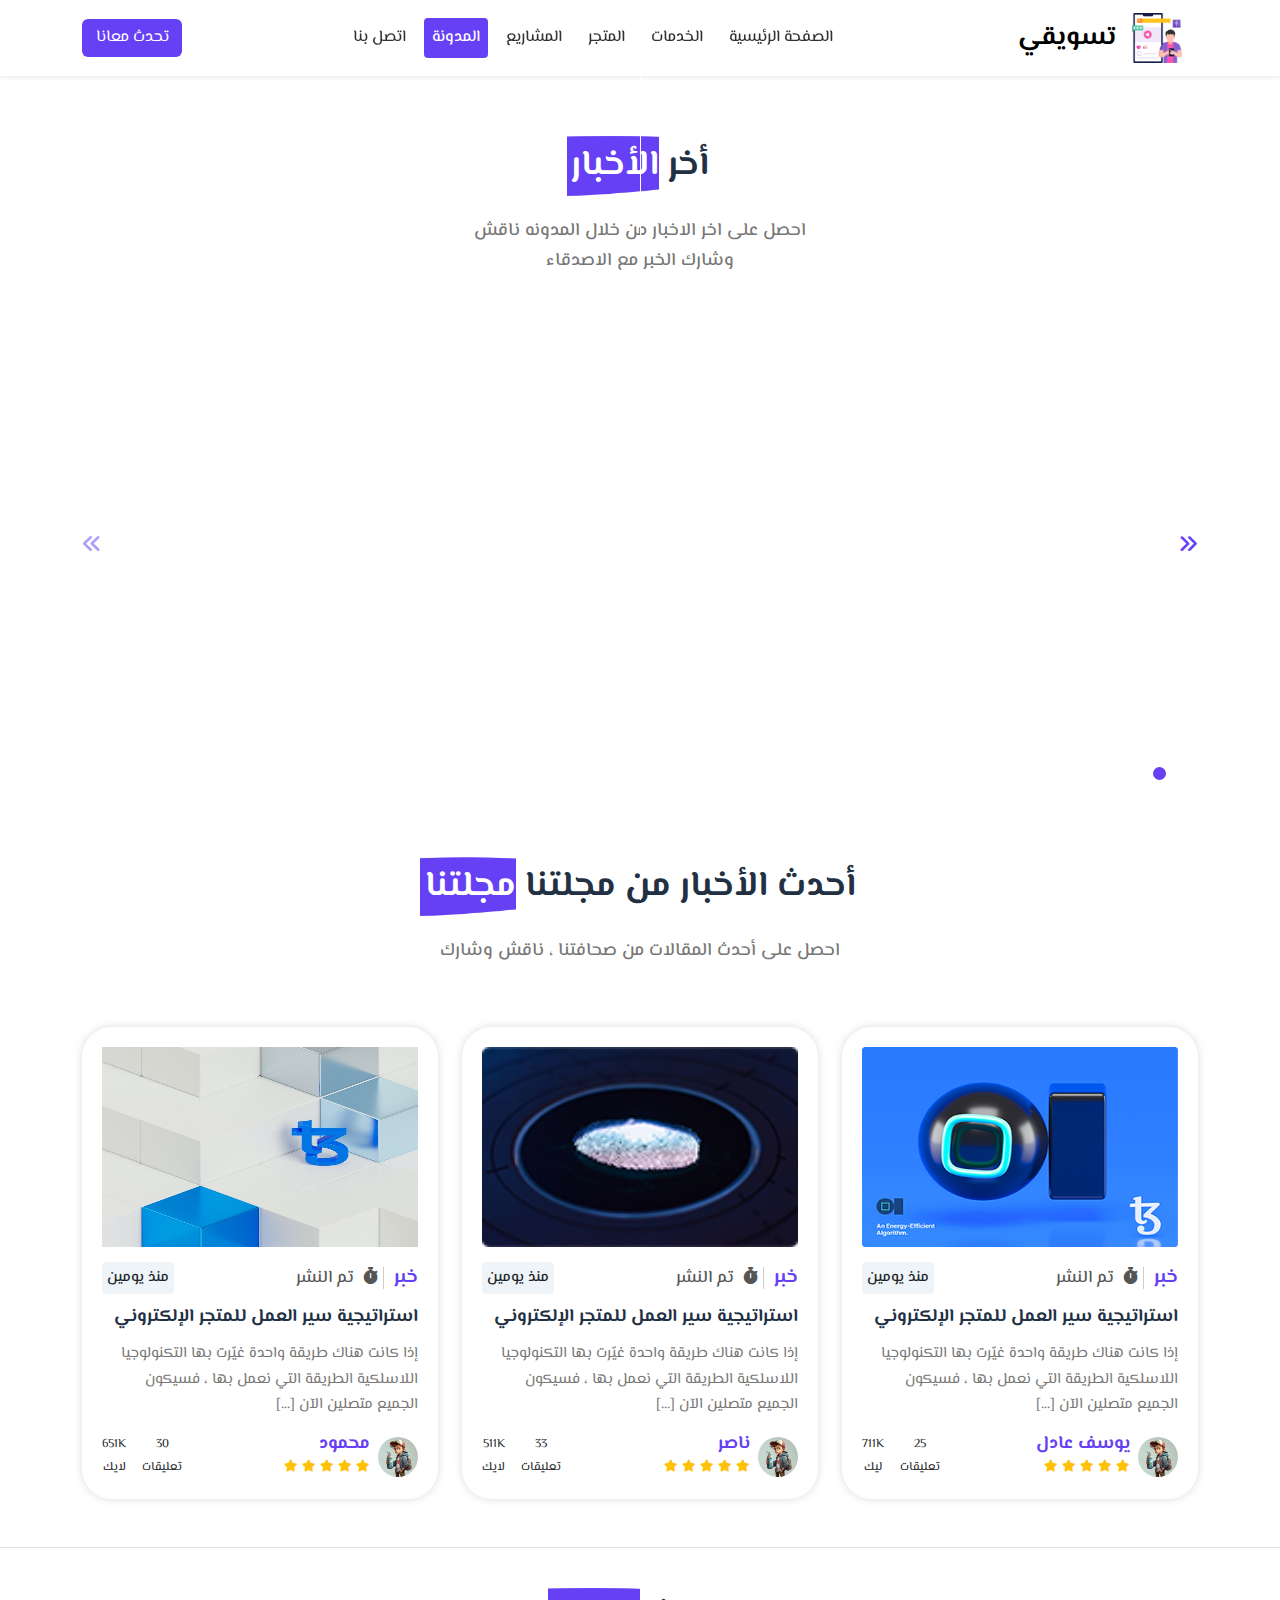
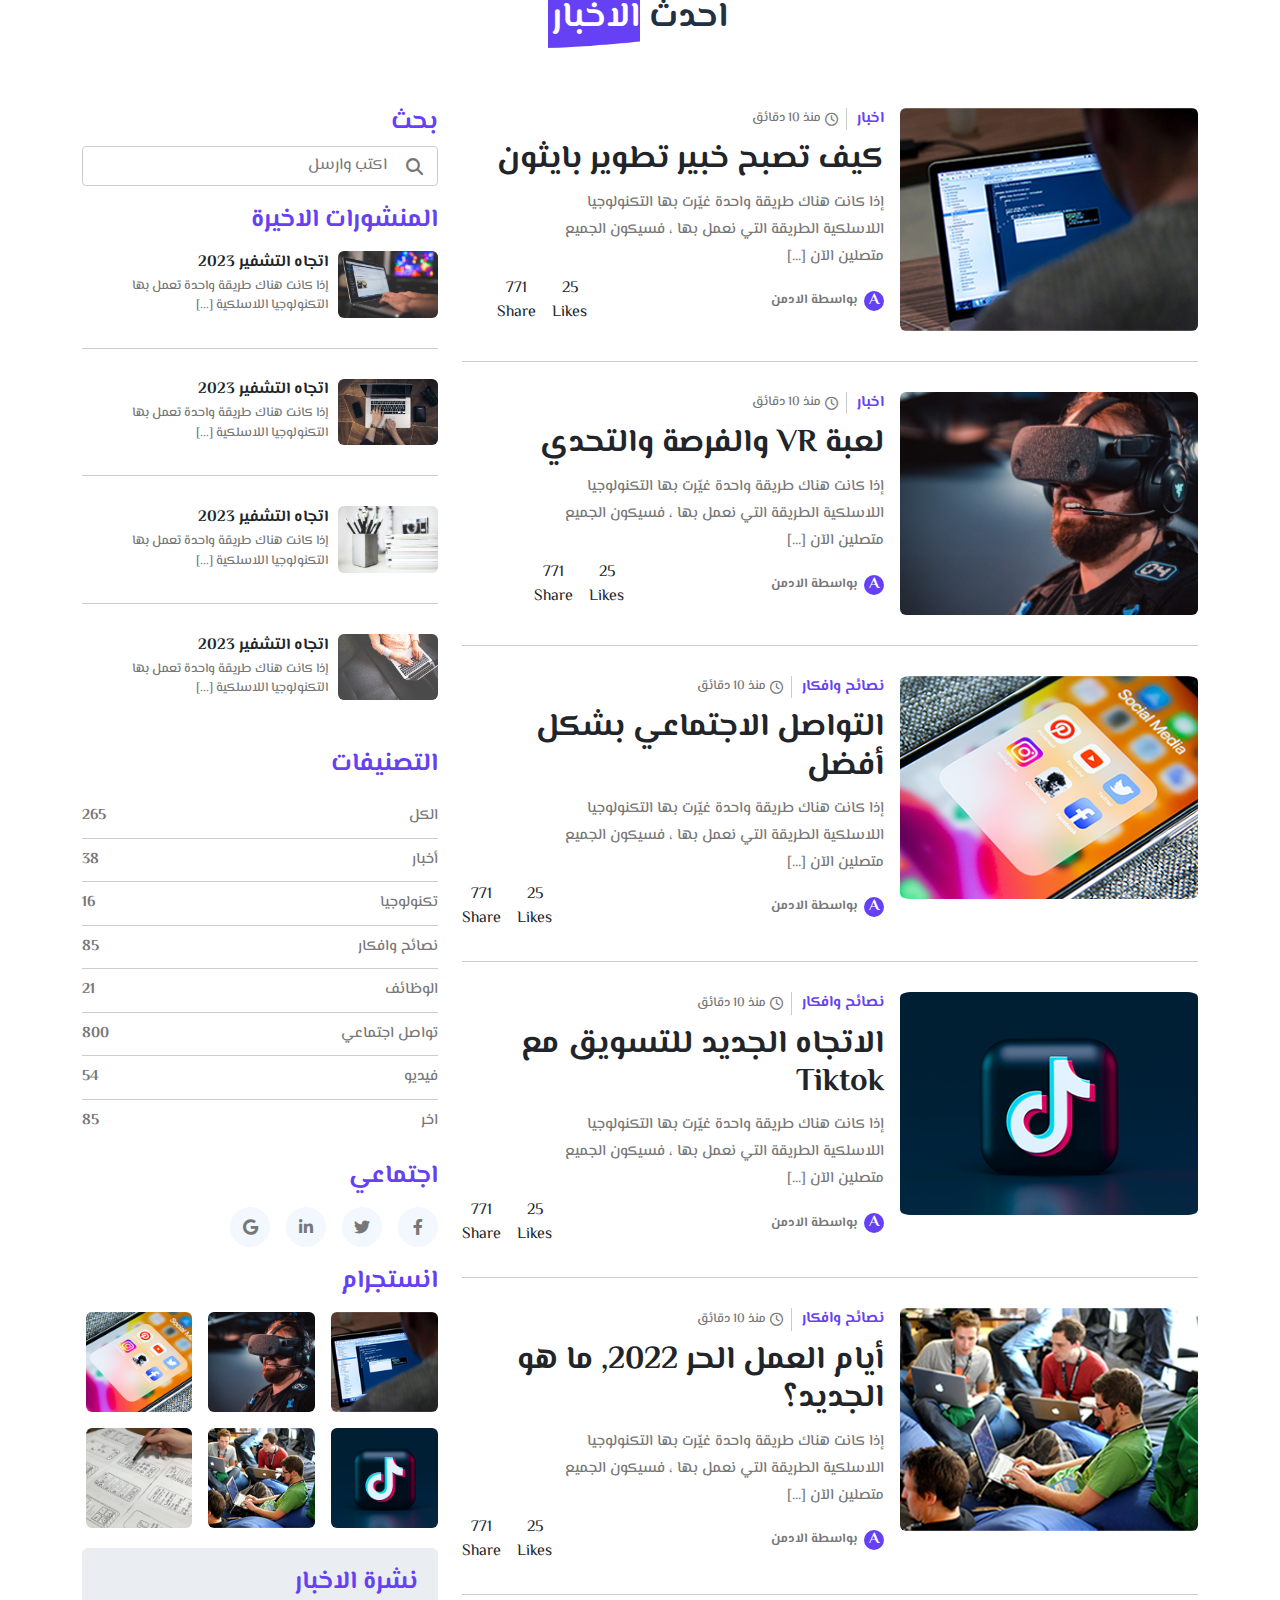
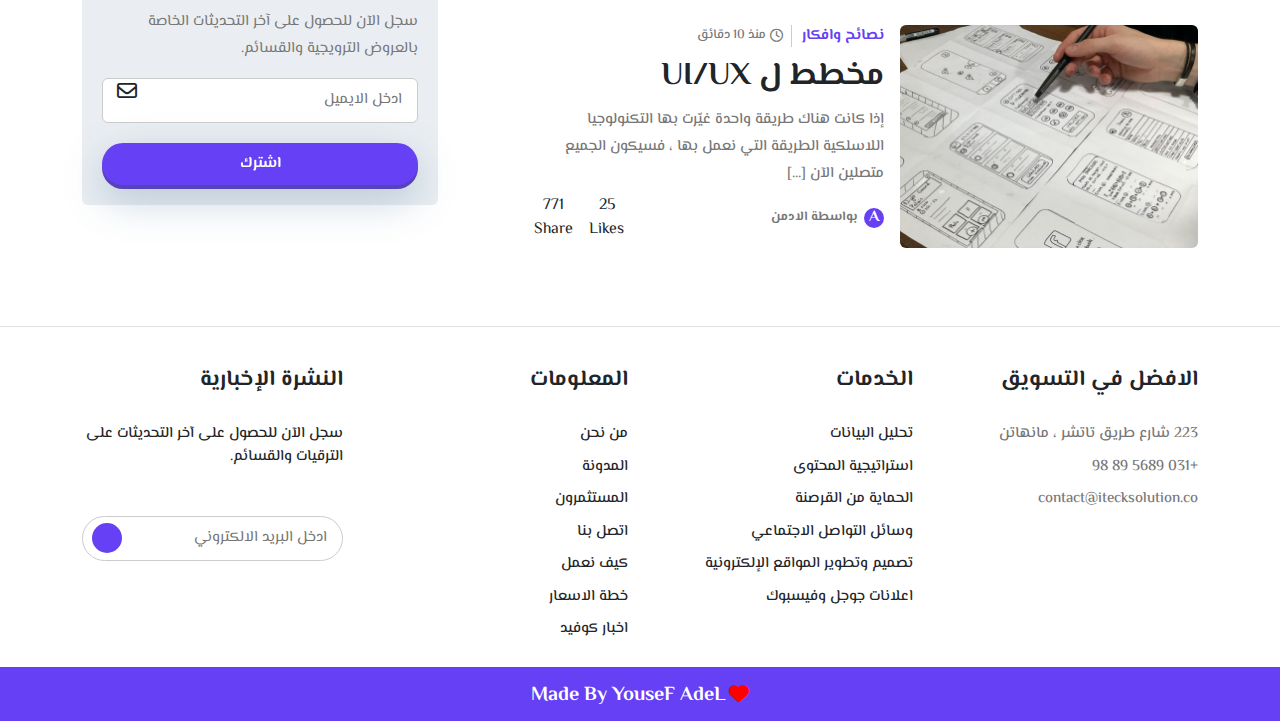
<file: pages/blog.html>
<!DOCTYPE html>
<html lang="ar" dir="rtl">

<head>
  <meta charset="UTF-8">
  <meta name="viewport" content="width=device-width, initial-scale=1.0">
  <link rel="stylesheet" href="../CSS/all.min.css">
  <link rel="stylesheet" href="../CSS/bootstrap.min.css">
  <link rel="stylesheet" href="../CSS/boxicons.min.css">
  <link rel="stylesheet" href="../CSS/jquery.fancybox.css">
  <link rel="stylesheet" href="../CSS/jquery.fancybox.min.css">
  <link rel="stylesheet" href="../CSS/style.css">
  <title>مشاريعنا</title>
</head>

<body>


  <div class="scrollTop"><i class="fa-solid fa-arrow-up fa-bounce"></i></div>
  <div class="scroller"></div>

  <!-- TODO preload -->
  <div class="preload">
    <div class="line"></div>
  </div>
  <!-- Todo End preload -->
  <!-- Start Nav -->
  <nav class="navbar navbar-expand-lg pageProject shadow-sm">
    <div class="container">
      <a class="navbar-brand d-flex align-items-center gap-3 logo ms-lg-4" href="../index.html">
        <img src="../image/logo.png" alt="">
        <span>تسويقي</span>
      </a>
      <button class="navbar-toggler" type="button" data-bs-toggle="collapse" data-bs-target="#navitems"
        aria-controls="navitems" aria-expanded="false" aria-label="Toggle navigation">
        <i class="fa-solid fa-bars-staggered toggle"></i>
        <i class="fa-solid fa-x close close"></i>
      </button>
      <div class="collapse navbar-collapse" id="navitems">
        <ul class="navbar-nav mx-auto mb-2 mb-lg-0 p-0">
          <li class="nav-item">
            <a class="nav-link my-2 my-lg-0 text-center text-lg-start" aria-current="page" href="../index.html">الصفحة
              الرئيسية</a>
          </li>
          <li class="nav-item">
            <a class="nav-link mb-2 mb-lg-0 text-center text-lg-start" href="#services">الخدمات</a>
          </li>
          <li class="nav-item">
            <a class="nav-link mb-2 mb-lg-0 text-center text-lg-start" href="#about">المتجر</a>
          </li>
          <li class="nav-item">
            <a class="nav-link mb-2 mb-lg-0 text-center text-lg-start" href="./project.html">المشاريع</a>
          </li>
          <li class="nav-item">
            <a class="nav-link mb-2 mb-lg-0 text-center text-lg-start active" href="#blog">المدونة</a>
          </li>
          <li class="nav-item">
            <a class="nav-link mb-2 mb-lg-0 text-center text-lg-start" href="./contact.html">اتصل بنا</a>
          </li>
          <button class="btn main-btn d-block d-lg-none w-100">تحدث معانا</button>
        </ul>
      </div>
      <button class="btn main-btn d-none d-lg-block">تحدث معانا</button>
    </div>
  </nav>
  <!-- End Nav -->

  <!-- Start BlogContent -->
  <div class="blogContent">
    <div class="container">
      <div class="main-title text-center main-title-edit">
        <h2>أخر <span>الأخبار</span>
        </h2>
        <p>احصل على اخر الاخبار من خلال المدونه ناقش وشارك الخبر مع الاصدقاء</p>
      </div>
      <div class="blogSrv position-relative">
        <div class="box rounded-3 overflow-hidden">
          <img draggable="false" src="../image/blog/blogOne.jpg" class="img-fluid" loading="lazy" decoding="async">
          <div class="text">
            <div class="news d-flex align-items-center gap-3">
              <span>اخبار</span>
              <div class="post d-flex align-items-center gap-2">
                <i class="fa-regular fa-clock fa-spin"></i>
                <p>موعد النشر <span>منذ 1 دقيقة</span></p>
              </div>
            </div>
            <h2>حلول لمشكلة البيانات الضخمة ، منظور الخبراء</h2>
            <p>إن الانغماس في تقنية النانو على طول ارتفاع المعلومات سوف يغلق الحلقة في التركيز فقط [...]</p>
          </div>
        </div>
        <div class="box rounded-3 overflow-hidden">
          <img draggable="false" src="../image/blog/blogTwo.jpg" class="img-fluid" loading="lazy" decoding="async">
          <div class="text">
            <div class="news d-flex align-items-center gap-3">
              <span>اخبار</span>
              <div class="post d-flex align-items-center gap-2">
                <i class="fa-regular fa-clock fa-spin"></i>
                <p>موعد النشر <span>منذ 1 دقيقة</span></p>
              </div>
            </div>
            <h2>حلول لمشكلة البيانات الضخمة ، منظور الخبراء</h2>
            <p>إن الانغماس في تقنية النانو على طول ارتفاع المعلومات سوف يغلق الحلقة في التركيز فقط [...]</p>
          </div>
        </div>
        <div class="box rounded-3 overflow-hidden">
          <img draggable="false" src="../image/blog/blogThree.jpg" class="img-fluid" loading="lazy" decoding="async">
          <div class="text">
            <div class="news d-flex align-items-center gap-3">
              <span>اخبار</span>
              <div class="post d-flex align-items-center gap-2">
                <i class="fa-regular fa-clock fa-spin"></i>
                <p>موعد النشر <span>منذ 1 دقيقة</span></p>
              </div>
            </div>
            <h2>حلول لمشكلة البيانات الضخمة ، منظور الخبراء</h2>
            <p>إن الانغماس في تقنية النانو على طول ارتفاع المعلومات سوف يغلق الحلقة في التركيز فقط [...]</p>
          </div>
        </div>
        <div class="controls">
          <div class="icon"><i class="fa-solid fa-angles-right next"></i></div>
          <div class="icon"><i class="fa-solid fa-angles-left prev"></i></div>
        </div>
        <div class="theBulltes">
        </div>
      </div>
    </div>
  </div>
  <!-- End BlogContent -->
  <!-- Start News -->
  <section class="news mt-3 mb-3 pt-4 pb-5 border-bottom">
    <div class="container">
      <div class="main-title text-center">
        <h2>أحدث الأخبار من مجلتنا
          <span>مجلتنا</span>
        </h2>
        <p>احصل على أحدث المقالات من صحافتنا ، ناقش وشارك
        </p>
      </div>
      <div class="row newsedit">
        <div class="col-12 col-md-6 col-lg-4 mb-3 mb-lg-0">
          <div class="box">
            <div class="image">
              <img src="../image/NewOne.png" alt="">
            </div>
            <div class="text">
              <div class="head d-flex align-items-center">
                <a href="#news">خبر</a>
                <h2>
                  <i class="fa-solid fa-stopwatch"></i>
                  تم النشر
                </h2>
                <span>منذ يومين</span>
              </div>
              <h3>استراتيجية سير العمل للمتجر الإلكتروني</h3>
              <p>إذا كانت هناك طريقة واحدة غيّرت بها التكنولوجيا اللاسلكية الطريقة التي نعمل بها ، فسيكون الجميع متصلين
                الآن [...]</p>
              <div class="user d-flex align-items-center justify-content-between mt-3">
                <div class="info-user d-flex align-items-center gap-2">
                  <img src="../image/user.webp" alt="">
                  <div class="inf d-flex flex-column">
                    <h2>يوسف عادل</h2>
                    <div class="stars">
                      <i class="fa-solid fa-star"></i>
                      <i class="fa-solid fa-star"></i>
                      <i class="fa-solid fa-star"></i>
                      <i class="fa-solid fa-star"></i>
                      <i class="fa-solid fa-star"></i>
                    </div>
                  </div>
                </div>
                <div class="likes d-flex align-items-center">
                  <div class="ms-3">
                    <span>25</span>
                    <span>تعليقات</span>
                  </div>
                  <div>
                    <span>711K</span>
                    <span>ليك</span>
                  </div>
                </div>
              </div>
            </div>
          </div>
        </div>
        <div class="col-12 col-md-6 col-lg-4 mb-3 mb-lg-0">
          <div class="box">
            <div class="image">
              <img src="../image/NewTwo.png" alt="">
            </div>
            <div class="text">
              <div class="head d-flex align-items-center">
                <a href="#news">خبر</a>
                <h2>
                  <i class="fa-solid fa-stopwatch"></i>
                  تم النشر
                </h2>
                <span>منذ يومين</span>
              </div>
              <h3>استراتيجية سير العمل للمتجر الإلكتروني</h3>
              <p>إذا كانت هناك طريقة واحدة غيّرت بها التكنولوجيا اللاسلكية الطريقة التي نعمل بها ، فسيكون الجميع متصلين
                الآن [...]
              </p>
              <div class="user d-flex align-items-center justify-content-between mt-3">
                <div class="info-user d-flex align-items-center gap-2">
                  <img src="../image/user.webp" alt="">
                  <div class="inf d-flex flex-column">
                    <h2>ناصر</h2>
                    <div class="stars">
                      <i class="fa-solid fa-star"></i>
                      <i class="fa-solid fa-star"></i>
                      <i class="fa-solid fa-star"></i>
                      <i class="fa-solid fa-star"></i>
                      <i class="fa-solid fa-star"></i>
                    </div>
                  </div>
                </div>
                <div class="likes d-flex align-items-center">
                  <div class="ms-3">
                    <span>33</span>
                    <span>تعليقات</span>
                  </div>
                  <div>
                    <span>511K</span>
                    <span>لايك</span>
                  </div>
                </div>
              </div>
            </div>
          </div>
        </div>
        <div class="col-12 col-md-6 col-lg-4 mb-3 mb-lg-0">
          <div class="box">
            <div class="image">
              <img src="../image/newThree.jpeg" alt="">
            </div>
            <div class="text">
              <div class="head d-flex align-items-center">
                <a href="#news">خبر</a>
                <h2>
                  <i class="fa-solid fa-stopwatch"></i>
                  تم النشر
                </h2>
                <span>منذ يومين</span>
              </div>
              <h3>استراتيجية سير العمل للمتجر الإلكتروني</h3>
              <p>إذا كانت هناك طريقة واحدة غيّرت بها التكنولوجيا اللاسلكية الطريقة التي نعمل بها ، فسيكون الجميع متصلين
                الآن [...]
              </p>
              <div class="user d-flex align-items-center justify-content-between mt-3">
                <div class="info-user d-flex align-items-center gap-2">
                  <img src="../image/user.webp" alt="">
                  <div class="inf d-flex flex-column">
                    <h2>محمود</h2>
                    <div class="stars">
                      <i class="fa-solid fa-star"></i>
                      <i class="fa-solid fa-star"></i>
                      <i class="fa-solid fa-star"></i>
                      <i class="fa-solid fa-star"></i>
                      <i class="fa-solid fa-star"></i>
                    </div>
                  </div>
                </div>
                <div class="likes d-flex align-items-center">
                  <div class="ms-3">
                    <span>30</span>
                    <span>تعليقات</span>
                  </div>
                  <div>
                    <span>651K</span>
                    <span>لايك</span>
                  </div>
                </div>
              </div>
            </div>
          </div>
        </div>
      </div>
    </div>
  </section>
  <!-- End News -->

  <!-- Start theNews -->
  <div class="theNews mt-3 mb-3 pt-4 pb-5 border-bottom">
    <div class="container">
      <div class="main-title text-center">
        <h2 class="mx-auto">احدث <span>الاخبار</span></h2>
      </div>
      <div class="row">
        <div class="col-12 col-md-12 col-lg-8">
          <div class="box d-flex gap-3">
            <img src="../image/theNewOne.png" class="img-fluid rounded-2" alt="">
            <div class="text">
              <div class="spans d-flex align-items-center gap-2">
                <div class="new">اخبار</div>
                <div class="timer d-flex gap-1 align-items-center">
                  <i class="fa-regular fa-clock fa-spin"></i>
                  <span>منذ 10 دقائق</span>
                </div>
              </div>
              <h2>كيف تصبح خبير تطوير بايثون</h2>
              <p>إذا كانت هناك طريقة واحدة غيّرت بها التكنولوجيا اللاسلكية الطريقة التي نعمل بها ، فسيكون الجميع متصلين
                الآن [...]</p>
              <div class="info d-flex justify-content-between align-items-center">
                <div class="inf d-flex align-items-center gap-3">
                  <span>a</span>
                  <p>بواسطة <span>الادمن</span></p>
                </div>
                <div class="likes d-flex gap-3">
                  <div class="d-flex flex-column align-items-center">
                    <span>25</span>
                    <span>Likes</span>
                  </div>
                  <div class="d-flex flex-column align-items-center">
                    <span>771</span>
                    <span>Share</span>
                  </div>
                </div>
              </div>
            </div>
          </div>
          <div class="box d-flex gap-3">
            <img src="../image/theNewTwo.png" class="img-fluid rounded-2" alt="">
            <div class="text">
              <div class="spans d-flex align-items-center gap-2">
                <div class="new">اخبار</div>
                <div class="timer d-flex gap-1 align-items-center">
                  <i class="fa-regular fa-clock fa-spin"></i>
                  <span>منذ 10 دقائق</span>
                </div>
              </div>
              <h2>لعبة VR والفرصة والتحدي</h2>
              <p>إذا كانت هناك طريقة واحدة غيّرت بها التكنولوجيا اللاسلكية الطريقة التي نعمل بها ، فسيكون الجميع متصلين
                الآن [...]</p>
              <div class="info d-flex justify-content-between align-items-center">
                <div class="inf d-flex align-items-center gap-3">
                  <span>a</span>
                  <p>بواسطة <span>الادمن</span></p>
                </div>
                <div class="likes d-flex gap-3">
                  <div class="d-flex flex-column align-items-center">
                    <span>25</span>
                    <span>Likes</span>
                  </div>
                  <div class="d-flex flex-column align-items-center">
                    <span>771</span>
                    <span>Share</span>
                  </div>
                </div>
              </div>
            </div>
          </div>
          <div class="box d-flex gap-3">
            <img src="../image/theNewThree.png" class="img-fluid rounded-2" alt="">
            <div class="text">
              <div class="spans d-flex align-items-center gap-2">
                <div class="new">نصائح وافكار</div>
                <div class="timer d-flex gap-1 align-items-center">
                  <i class="fa-regular fa-clock fa-spin"></i>
                  <span>منذ 10 دقائق</span>
                </div>
              </div>
              <h2>التواصل الاجتماعي بشكل أفضل</h2>
              <p>إذا كانت هناك طريقة واحدة غيّرت بها التكنولوجيا اللاسلكية الطريقة التي نعمل بها ، فسيكون الجميع متصلين
                الآن [...]</p>
              <div class="info d-flex justify-content-between align-items-center">
                <div class="inf d-flex align-items-center gap-3">
                  <span>a</span>
                  <p>بواسطة <span>الادمن</span></p>
                </div>
                <div class="likes d-flex gap-3">
                  <div class="d-flex flex-column align-items-center">
                    <span>25</span>
                    <span>Likes</span>
                  </div>
                  <div class="d-flex flex-column align-items-center">
                    <span>771</span>
                    <span>Share</span>
                  </div>
                </div>
              </div>
            </div>
          </div>
          <div class="box d-flex gap-3">
            <img src="../image/theNewFour.png" class="img-fluid rounded-2" alt="">
            <div class="text">
              <div class="spans d-flex align-items-center gap-2">
                <div class="new">نصائح وافكار</div>
                <div class="timer d-flex gap-1 align-items-center">
                  <i class="fa-regular fa-clock fa-spin"></i>
                  <span>منذ 10 دقائق</span>
                </div>
              </div>
              <h2>الاتجاه الجديد للتسويق مع Tiktok</h2>
              <p>إذا كانت هناك طريقة واحدة غيّرت بها التكنولوجيا اللاسلكية الطريقة التي نعمل بها ، فسيكون الجميع متصلين
                الآن [...]</p>
              <div class="info d-flex justify-content-between align-items-center">
                <div class="inf d-flex align-items-center gap-3">
                  <span>a</span>
                  <p>بواسطة <span>الادمن</span></p>
                </div>
                <div class="likes d-flex gap-3">
                  <div class="d-flex flex-column align-items-center">
                    <span>25</span>
                    <span>Likes</span>
                  </div>
                  <div class="d-flex flex-column align-items-center">
                    <span>771</span>
                    <span>Share</span>
                  </div>
                </div>
              </div>
            </div>
          </div>
          <div class="box d-flex gap-3">
            <img src="../image/theNewsFive.jpeg" class="img-fluid rounded-2" alt="">
            <div class="text">
              <div class="spans d-flex align-items-center gap-2">
                <div class="new">نصائح وافكار</div>
                <div class="timer d-flex gap-1 align-items-center">
                  <i class="fa-regular fa-clock fa-spin"></i>
                  <span>منذ 10 دقائق</span>
                </div>
              </div>
              <h2>أيام العمل الحر 2022, ما هو الجديد؟</h2>
              <p>إذا كانت هناك طريقة واحدة غيّرت بها التكنولوجيا اللاسلكية الطريقة التي نعمل بها ، فسيكون الجميع متصلين
                الآن [...]</p>
              <div class="info d-flex justify-content-between align-items-center">
                <div class="inf d-flex align-items-center gap-3">
                  <span>a</span>
                  <p>بواسطة <span>الادمن</span></p>
                </div>
                <div class="likes d-flex gap-3">
                  <div class="d-flex flex-column align-items-center">
                    <span>25</span>
                    <span>Likes</span>
                  </div>
                  <div class="d-flex flex-column align-items-center">
                    <span>771</span>
                    <span>Share</span>
                  </div>
                </div>
              </div>
            </div>
          </div>
          <div class="box d-flex gap-3">
            <img src="../image/theNewsSix.jpeg" class="img-fluid rounded-2" alt="">
            <div class="text">
              <div class="spans d-flex align-items-center gap-2">
                <div class="new">نصائح وافكار</div>
                <div class="timer d-flex gap-1 align-items-center">
                  <i class="fa-regular fa-clock fa-spin"></i>
                  <span>منذ 10 دقائق</span>
                </div>
              </div>
              <h2>مخطط ل UI/UX</h2>
              <p>إذا كانت هناك طريقة واحدة غيّرت بها التكنولوجيا اللاسلكية الطريقة التي نعمل بها ، فسيكون الجميع متصلين
                الآن [...]</p>
              <div class="info d-flex justify-content-between align-items-center">
                <div class="inf d-flex align-items-center gap-3">
                  <span>a</span>
                  <p>بواسطة <span>الادمن</span></p>
                </div>
                <div class="likes d-flex gap-3">
                  <div class="d-flex flex-column align-items-center">
                    <span>25</span>
                    <span>Likes</span>
                  </div>
                  <div class="d-flex flex-column align-items-center">
                    <span>771</span>
                    <span>Share</span>
                  </div>
                </div>
              </div>
            </div>
          </div>
        </div>
        <div class="col-12 col-md-12 col-lg-4">
          <div class="search">
            <h2>بحث</h2>
            <div class="form">
              <i class="fa-solid fa-search"></i>
              <input type="text" placeholder="اكتب وارسل">
            </div>
          </div>
          <div class="post">
            <h2>المنشورات الاخيرة</h2>
            <div class="items">
              <div class="item">
                <img src="../image/blog/blogOne.jpg" alt="">
                <div class="text">
                  <h4>اتجاه التشفير 2023</h4>
                  <p>إذا كانت هناك طريقة واحدة تعمل بها التكنولوجيا اللاسلكية [...]</p>
                </div>
              </div>
              <div class="item">
                <img src="../image/blog/blogTwo.jpg" alt="">
                <div class="text">
                  <h4>اتجاه التشفير 2023</h4>
                  <p>إذا كانت هناك طريقة واحدة تعمل بها التكنولوجيا اللاسلكية [...]</p>
                </div>
              </div>
              <div class="item">
                <img src="../image/blog/blogThree.jpg" alt="">
                <div class="text">
                  <h4>اتجاه التشفير 2023</h4>
                  <p>إذا كانت هناك طريقة واحدة تعمل بها التكنولوجيا اللاسلكية [...]</p>
                </div>
              </div>
              <div class="item">
                <img src="../image/blog/blogFour.jpg" alt="">
                <div class="text">
                  <h4>اتجاه التشفير 2023</h4>
                  <p>إذا كانت هناك طريقة واحدة تعمل بها التكنولوجيا اللاسلكية [...]</p>
                </div>
              </div>
            </div>
          </div>
          <div class="category">
            <h2>التصنيفات</h2>
            <ul class="list-category">
              <li>
                <span>الكل</span>
                <span class="num">265</span>
              </li>
              <li>
                <span>أخبار</span>
                <span class="num">38</span>
              </li>
              <li>
                <span>تكنولوجيا</span>
                <span class="num">16</span>
              </li>
              <li>
                <span>نصائح وافكار</span>
                <span class="num">85</span>
              </li>
              <li>
                <span>الوظائف</span>
                <span class="num">21</span>
              </li>
              <li>
                <span>تواصل اجتماعي</span>
                <span class="num">800</span>
              </li>
              <li>
                <span>فيديو</span>
                <span class="num">54</span>
              </li>
              <li>
                <span>اخر</span>
                <span class="num">85</span>
              </li>
            </ul>
          </div>
          <div class="puplic">
            <h2>اجتماعي</h2>
            <div class="social d-flex align-items-center gap-3">
              <i class="fa-brands fa-facebook-f fa-bounce"></i>
              <i class="fa-brands fa-twitter"></i>
              <i class="fa-brands fa-linkedin-in fa-bounce"></i>
              <i class="fa-brands fa-google"></i>
            </div>
          </div>
          <div class="insta">
            <h2>انستجرام</h2>
            <div class="images d-flex align-items-center gap-3 flex-wrap">
              <div class="image">
                <div class="icon"></div>
                <i class="fa-brands fa-instagram"></i>
                <a href="../image/theNewOne.png" data-fancybox="gallery" data-caption="Image One">
                  <img src="../image/theNewOne.png" alt="">
                </a>
              </div>
              <div class="image">
                <i class="fa-brands fa-instagram"></i>
                <a href="../image/theNewTwo.png" data-fancybox="gallery" data-caption="Image Two">
                  <img src="../image/theNewTwo.png" alt="">
                </a>
              </div>
              <div class="image">
                <i class="fa-brands fa-instagram"></i>
                <a href="../image/theNewThree.png" data-fancybox="gallery" data-caption="Image Three">
                  <img src="../image/theNewThree.png" alt="">
                </a>
              </div>
              <div class="image">
                <i class="fa-brands fa-instagram"></i>
                <a href="../image/theNewFour.png" data-fancybox="gallery" data-caption="Image Four">
                  <img src="../image/theNewFour.png" alt="">
                </a>
              </div>
              <div class="image">
                <i class="fa-brands fa-instagram"></i>
                <a href="../image/theNewsFive.jpeg" data-fancybox="gallery" data-caption="Image Four">
                  <img src="../image/theNewsFive.jpeg" alt="">
                </a>
              </div>
              <div class="image">
                <i class="fa-brands fa-instagram"></i>
                <a href="../image/theNewsSix.jpeg" data-fancybox="gallery" data-caption="Image Four">
                  <img src="../image/theNewsSix.jpeg" alt="">
                </a>
              </div>
            </div>
          </div>
          <div class="postNews">
            <div class="text">
              <h2>نشرة الاخبار</h2>
              <p>سجل الآن للحصول على آخر التحديثات الخاصة بالعروض الترويجية والقسائم.</p>
            </div>
            <div class="form">
              <input type="text" placeholder="ادخل الايميل">
              <i class="fa-regular fa-envelope fa-bounce"></i>
            </div>
            <button class="styleBtn">اشترك</button>
          </div>
        </div>
      </div>
    </div>
  </div>
  <!-- end theNews -->
  <!-- Start footer -->
  <footer class="mt-3 pt-4">
    <div class="container">
      <div class="content">
        <div class="row">
          <div class="col-12 col-md-6 col-lg-3">
            <div class="item">
              <h2>الافضل في التسويق</h2>
              <li class="textColor">223 شارع طريق تاتشر ، مانهاتن</li>
              <li class="textColor">+031 5689 89 98</li>
              <li class="textColor">contact@itecksolution.co</li>
              <div class="social">
                <i class="fa-brands fa-facebook-f"></i>
                <i class="fa-brands fa-twitter"></i>
                <i class="fa-brands fa-instagram"></i>
              </div>
            </div>
          </div>
          <div class="col-12 col-md-6 col-lg-3">
            <div class="item">
              <h2>الخدمات</h2>
              <li>تحليل البيانات</li>
              <li>استراتيجية المحتوى</li>
              <li>الحماية من القرصنة</li>
              <li>وسائل التواصل الاجتماعي</li>
              <li>تصميم وتطوير المواقع الإلكترونية</li>
              <li>اعلانات جوجل وفيسبوك</li>
            </div>
          </div>
          <div class="col-12 col-md-6 col-lg-3">
            <div class="item">
              <h2>المعلومات</h2>
              <li>من نحن</li>
              <li>المدونة</li>
              <li>المستثمرون</li>
              <li>اتصل بنا</li>
              <li>كيف نعمل</li>
              <li>خطة الاسعار</li>
              <li>اخبار كوفيد</li>
            </div>
          </div>
          <div class="col-12 col-md-6 col-lg-3">
            <div class="item">
              <h2>النشرة الإخبارية</h2>
              <li>سجل الآن للحصول على آخر التحديثات على
                الترقيات والقسائم.
              </li>
              <div class="form mt-5 position-relative">
                <span></span>
                <input type="email" class="rounded-pill" placeholder="ادخل البريد الالكتروني">
              </div>
            </div>
          </div>
        </div>
      </div>
    </div>
    <p class="copyright mt-3"><span>Made By YouseF AdeL</span><i class="fa-solid fa-heart"></i></p>
  </footer>
  <!-- End footer -->
  <script src="../JS/jquery-3.7.0.min.js"></script>
  <script src="../JS/bootstrap.bundle.min.js"></script>
  <script src="../JS/jquery.fancybox.js"></script>
  <script src="../JS/pages/inclueds.js"></script>
  <script src="../JS/pages/project.js"></script>
  <script src="../JS/pages/blog.js"></script>
</body>

</html>
</file>
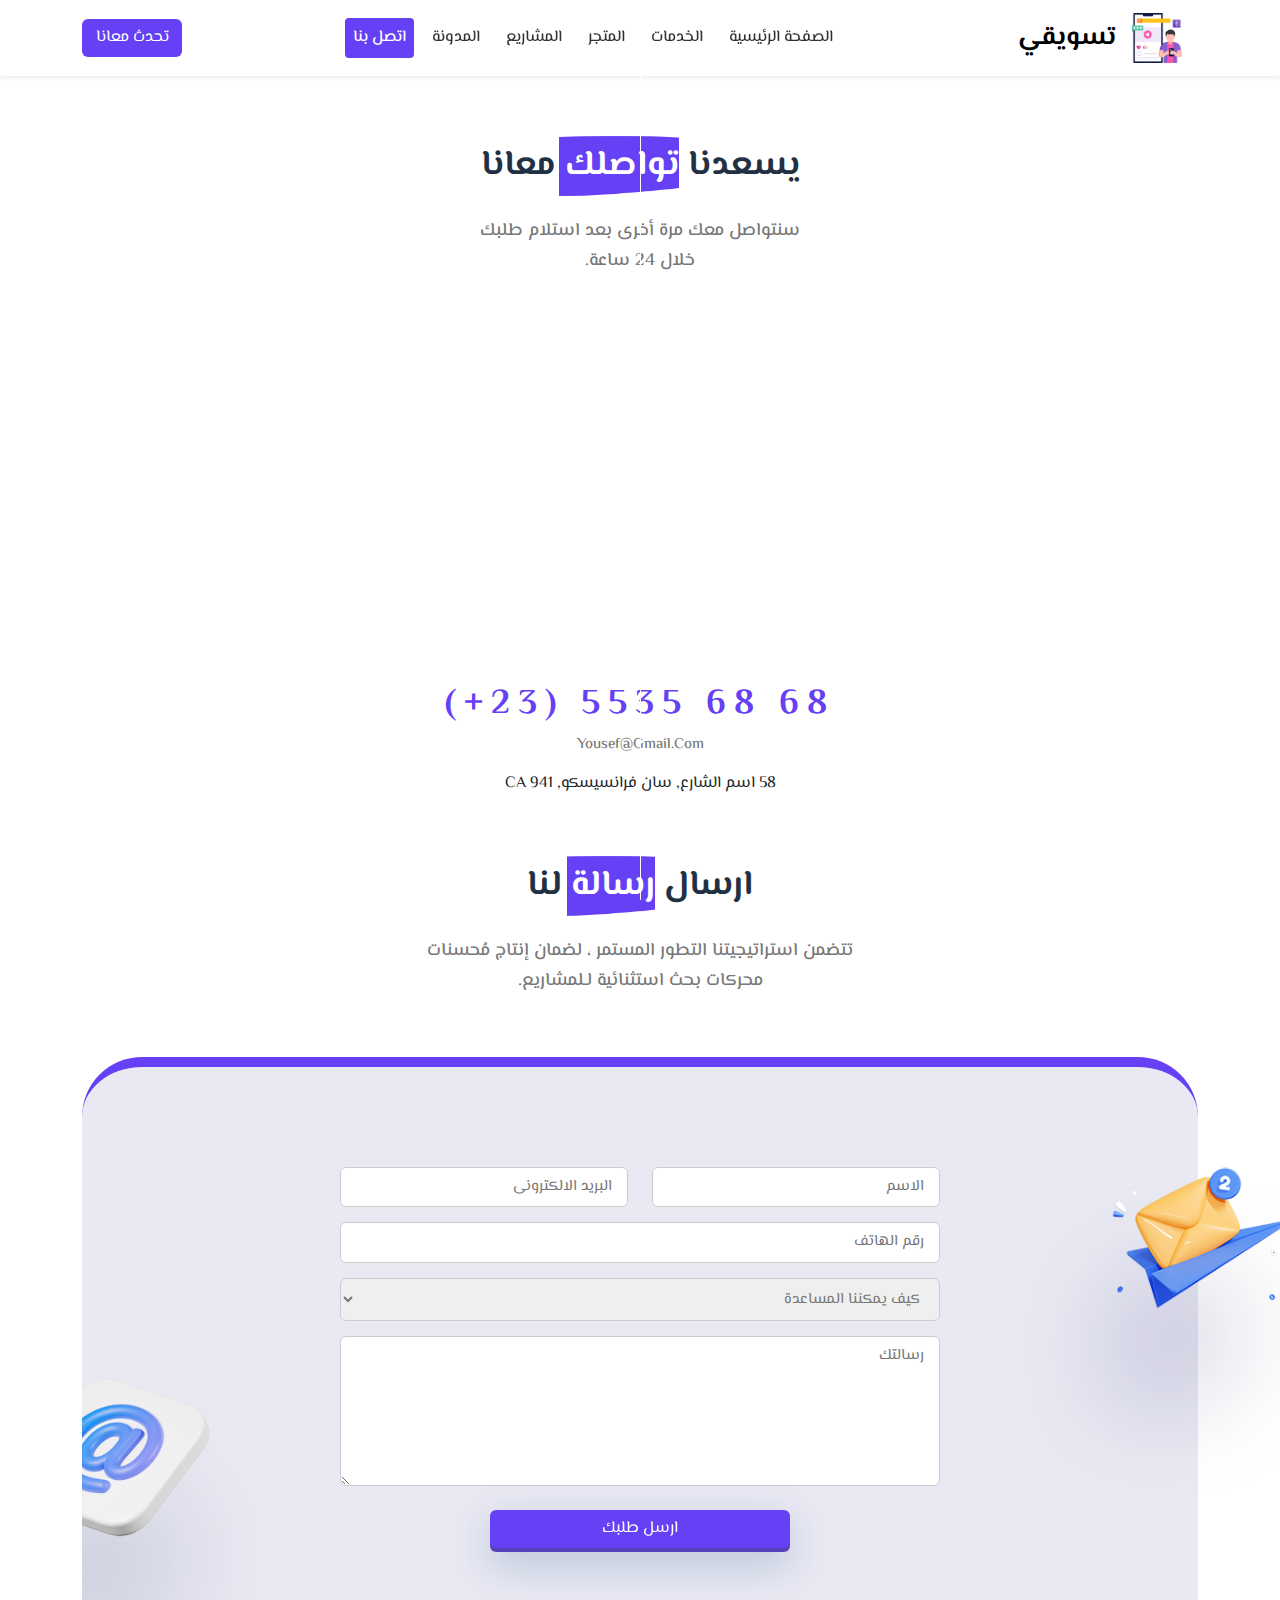
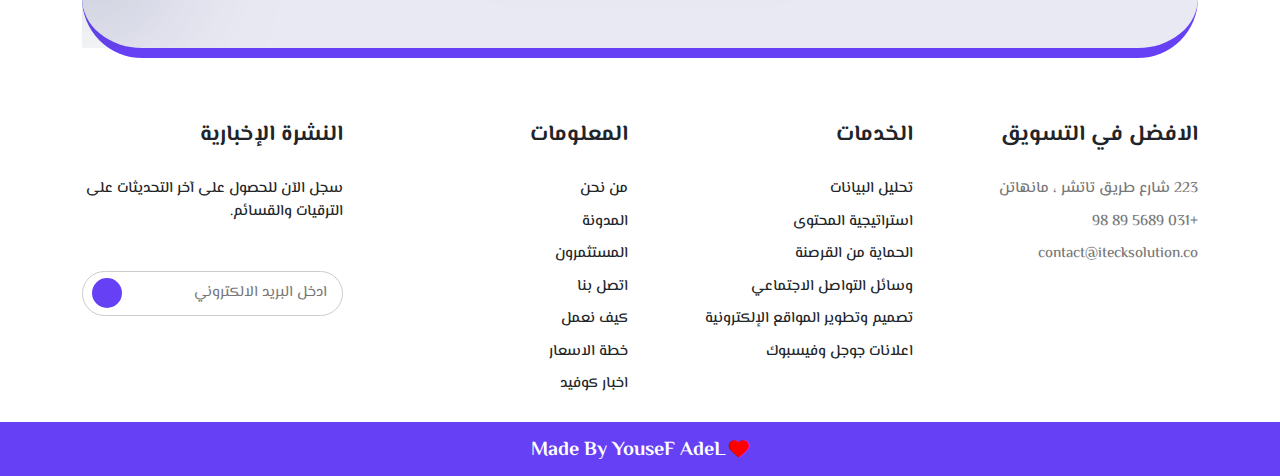
<file: pages/contact.html>
<!DOCTYPE html>
<html lang="ar" dir="rtl">

<head>
  <meta charset="UTF-8">
  <meta name="viewport" content="width=device-width, initial-scale=1.0">
  <link rel="stylesheet" href="../CSS/all.min.css">
  <link rel="stylesheet" href="../CSS/bootstrap.min.css">
  <link rel="stylesheet" href="../CSS/boxicons.min.css">
  <link rel="stylesheet" href="../CSS/jquery.fancybox.css">
  <link rel="stylesheet" href="../CSS/jquery.fancybox.min.css">
  <link rel="stylesheet" href="../CSS/style.css">
  <title>مشاريعنا</title>
</head>

<body>


  <div class="scrollTop"><i class="fa-solid fa-arrow-up fa-bounce"></i></div>
  <div class="scroller"></div>

  <!-- TODO preload -->
  <div class="preload">
    <div class="line"></div>
  </div>
  <!-- Todo End preload -->
  <!-- Start Nav -->
  <nav class="navbar navbar-expand-lg pageProject shadow-sm">
    <div class="container">
      <a class="navbar-brand d-flex align-items-center gap-3 logo ms-lg-4" href="../index.html">
        <img src="../image/logo.png" alt="">
        <span>تسويقي</span>
      </a>
      <button class="navbar-toggler" type="button" data-bs-toggle="collapse" data-bs-target="#navitems"
        aria-controls="navitems" aria-expanded="false" aria-label="Toggle navigation">
        <i class="fa-solid fa-bars-staggered toggle"></i>
        <i class="fa-solid fa-x close close"></i>
      </button>
      <div class="collapse navbar-collapse" id="navitems">
        <ul class="navbar-nav mx-auto mb-2 mb-lg-0 p-0">
          <li class="nav-item">
            <a class="nav-link my-2 my-lg-0 text-center text-lg-start" aria-current="page" href="../index.html">الصفحة
              الرئيسية</a>
          </li>
          <li class="nav-item">
            <a class="nav-link mb-2 mb-lg-0 text-center text-lg-start" href="#services">الخدمات</a>
          </li>
          <li class="nav-item">
            <a class="nav-link mb-2 mb-lg-0 text-center text-lg-start" href="#about">المتجر</a>
          </li>
          <li class="nav-item">
            <a class="nav-link mb-2 mb-lg-0 text-center text-lg-start" href="./project.html">المشاريع</a>
          </li>
          <li class="nav-item">
            <a class="nav-link mb-2 mb-lg-0 text-center text-lg-start" href="./blog.html">المدونة</a>
          </li>
          <li class="nav-item">
            <a class="nav-link mb-2 mb-lg-0 text-center text-lg-start active" href="./contact.html">اتصل بنا</a>
          </li>
          <button class="btn main-btn d-block d-lg-none w-100">تحدث معانا</button>
        </ul>
      </div>
      <button class="btn main-btn d-none d-lg-block">تحدث معانا</button>
    </div>
  </nav>
  <!-- End Nav -->
  <!-- Start Contact -->
  <div class="contactNum position-relative">
    <div class="container">
      <div class="main-title text-center main-title-edit">
        <h2>يسعدنا <span>تواصلك</span> معانا
        </h2>
        <p>سنتواصل معك مرة أخرى بعد استلام طلبك خلال 24 ساعة.</p>
      </div>
      <div class="text">
        <h3 class="number">(+23) 5535 68 68</h3>
        <p>yousef@gmail.com</p>
        <span>58 اسم الشارع, سان فرانسيسكو, CA 941</span>
      </div>
    </div>
  </div>
  <!-- End Contact -->
  <!-- Start Consultation -->
  <section class="consultation mt-3 mb-3 pt-4 pb-4" id="contact">
    <div class="container">
      <div class="main-title text-center">
        <h2>ارسال <span>رسالة</span> لنا
        </h2>
        <p>تتضمن استراتيجيتنا التطور المستمر ، لضمان إنتاج مُحسنات محركات بحث استثنائية لـلمشاريع.</p>
      </div>
      <div class="content position-relative">
        <form>
          <div class="form">
            <input type="text" placeholder="الاسم" required>
            <input type="text" placeholder="البريد الالكترونى" required>
          </div>
          <input type="number" placeholder="رقم الهاتف">
          <select class="theSelect">
            <option value="One">كيف يمكننا المساعدة</option>
            <option value="Two">الاختيار الاول</option>
            <option value="Three">الاختيار الثاني</option>
          </select>
          <textarea placeholder="رسالتك"></textarea>
          <button class="btn main-btn">ارسل طلبك</button>
        </form>
        <img src="../image/contact_message.png" class="contact-msg" alt="">
        <img src="../image/contact_a.png" class="contact" alt="">
      </div>
    </div>
  </section>
  <!-- End Consultation -->
  <!-- Start footer -->
  <footer class="mt-3 pt-4">
    <div class="container">
      <div class="content">
        <div class="row">
          <div class="col-12 col-md-6 col-lg-3">
            <div class="item">
              <h2>الافضل في التسويق</h2>
              <li class="textColor">223 شارع طريق تاتشر ، مانهاتن</li>
              <li class="textColor">+031 5689 89 98</li>
              <li class="textColor">contact@itecksolution.co</li>
              <div class="social">
                <i class="fa-brands fa-facebook-f"></i>
                <i class="fa-brands fa-twitter"></i>
                <i class="fa-brands fa-instagram"></i>
              </div>
            </div>
          </div>
          <div class="col-12 col-md-6 col-lg-3">
            <div class="item">
              <h2>الخدمات</h2>
              <li>تحليل البيانات</li>
              <li>استراتيجية المحتوى</li>
              <li>الحماية من القرصنة</li>
              <li>وسائل التواصل الاجتماعي</li>
              <li>تصميم وتطوير المواقع الإلكترونية</li>
              <li>اعلانات جوجل وفيسبوك</li>
            </div>
          </div>
          <div class="col-12 col-md-6 col-lg-3">
            <div class="item">
              <h2>المعلومات</h2>
              <li>من نحن</li>
              <li>المدونة</li>
              <li>المستثمرون</li>
              <li>اتصل بنا</li>
              <li>كيف نعمل</li>
              <li>خطة الاسعار</li>
              <li>اخبار كوفيد</li>
            </div>
          </div>
          <div class="col-12 col-md-6 col-lg-3">
            <div class="item">
              <h2>النشرة الإخبارية</h2>
              <li>سجل الآن للحصول على آخر التحديثات على
                الترقيات والقسائم.
              </li>
              <div class="form mt-5 position-relative">
                <span></span>
                <input type="email" class="rounded-pill" placeholder="ادخل البريد الالكتروني">
              </div>
            </div>
          </div>
        </div>
      </div>
    </div>
    <p class="copyright mt-3"><span>Made By YouseF AdeL</span><i class="fa-solid fa-heart"></i></p>
  </footer>
  <!-- End footer -->
  <script src="../JS/jquery-3.7.0.min.js"></script>
  <script src="../JS/bootstrap.bundle.min.js"></script>
  <script src="../JS/jquery.fancybox.js"></script>
  <script src="../JS/pages/inclueds.js"></script>
  <script src="../JS/pages/project.js"></script>
</body>

</html>
</file>
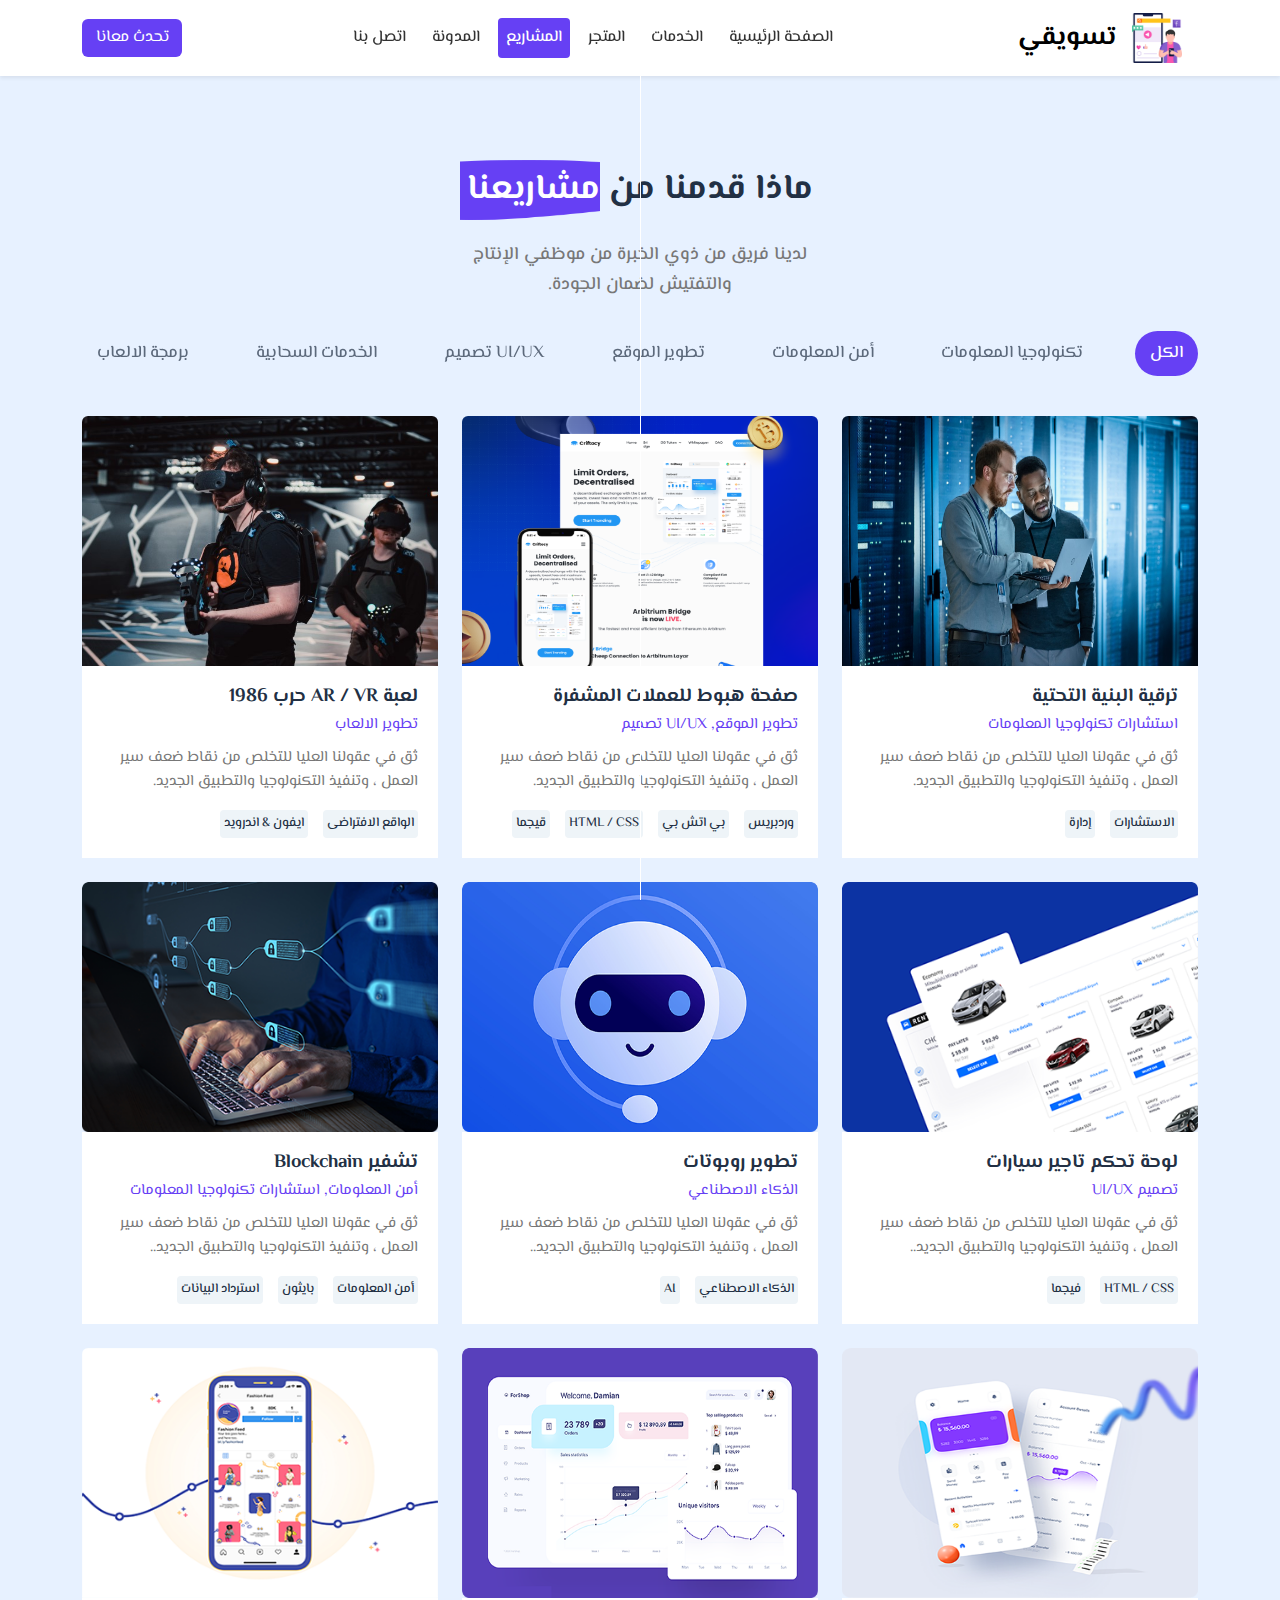
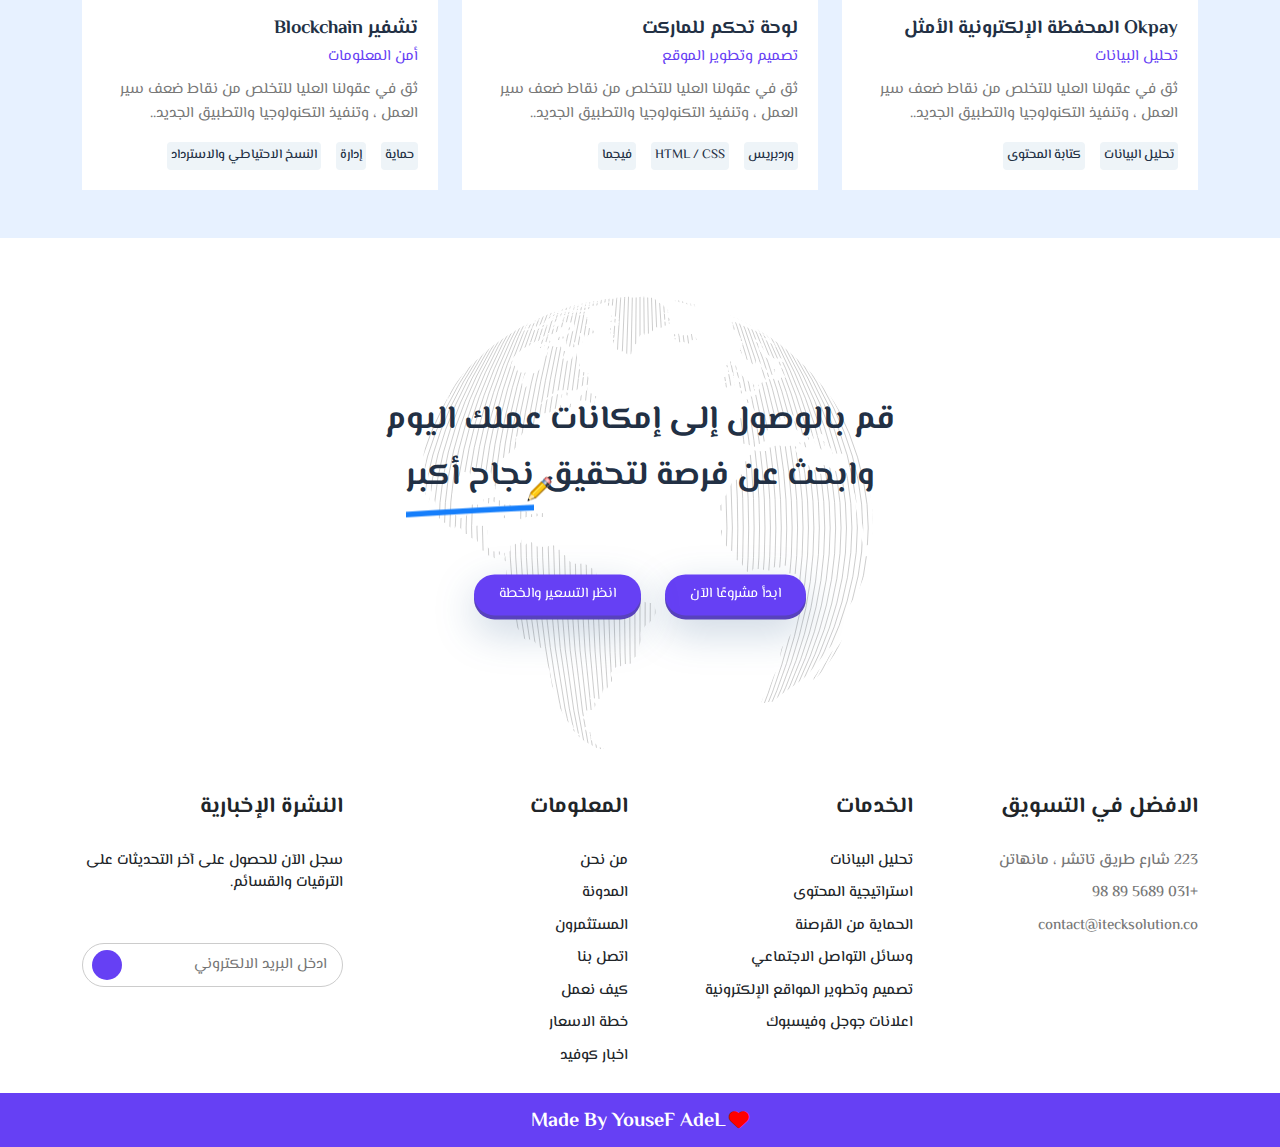
<file: pages/project.html>
<!DOCTYPE html>
<html lang="ar" dir="rtl">

<head>
  <meta charset="UTF-8">
  <meta name="viewport" content="width=device-width, initial-scale=1.0">
  <link rel="stylesheet" href="../CSS/all.min.css">
  <link rel="stylesheet" href="../CSS/bootstrap.min.css">
  <link rel="stylesheet" href="../CSS/boxicons.min.css">
  <link rel="stylesheet" href="../CSS/jquery.fancybox.css">
  <link rel="stylesheet" href="../CSS/jquery.fancybox.min.css">
  <link rel="stylesheet" href="../CSS/style.css">
  <title>مشاريعنا</title>
</head>

<body>


  <div class="scrollTop"><i class="fa-solid fa-arrow-up fa-bounce"></i></div>
  <div class="scroller"></div>

  <!-- TODO preload -->
  <div class="preload">
    <div class="line"></div>
  </div>
  <!-- Todo End preload -->
  <!-- Start Nav -->
  <nav class="navbar navbar-expand-lg pageProject shadow-sm">
    <div class="container">
      <a class="navbar-brand d-flex align-items-center gap-3 logo ms-lg-4" href="../index.html">
        <img src="../image/logo.png" alt="">
        <span>تسويقي</span>
      </a>
      <button class="navbar-toggler" type="button" data-bs-toggle="collapse" data-bs-target="#navitems"
        aria-controls="navitems" aria-expanded="false" aria-label="Toggle navigation">
        <i class="fa-solid fa-bars-staggered toggle"></i>
        <i class="fa-solid fa-x close close"></i>
      </button>
      <div class="collapse navbar-collapse" id="navitems">
        <ul class="navbar-nav mx-auto mb-2 mb-lg-0 p-0">
          <li class="nav-item">
            <a class="nav-link my-2 my-lg-0 text-center text-lg-start" aria-current="page" href="../index.html">الصفحة
              الرئيسية</a>
          </li>
          <li class="nav-item">
            <a class="nav-link mb-2 mb-lg-0 text-center text-lg-start" href="#services">الخدمات</a>
          </li>
          <li class="nav-item">
            <a class="nav-link mb-2 mb-lg-0 text-center text-lg-start" href="#about">المتجر</a>
          </li>
          <li class="nav-item">
            <a class="nav-link mb-2 mb-lg-0 text-center text-lg-start active" href="./project.html">المشاريع</a>
          </li>
          <li class="nav-item">
            <a class="nav-link mb-2 mb-lg-0 text-center text-lg-start" href="./blog.html">المدونة</a>
          </li>
          <li class="nav-item">
            <a class="nav-link mb-2 mb-lg-0 text-center text-lg-start" href="./contact.html">اتصل بنا</a>
          </li>
          <button class="btn main-btn d-block d-lg-none w-100">تحدث معانا</button>
        </ul>
      </div>
      <button class="btn main-btn d-none d-lg-block">تحدث معانا</button>
    </div>
  </nav>
  <!-- End Nav -->
  <!-- Start landing-project -->
  <div class="landing-project mb-3 pt-4 pb-4">
    <div class="container">
      <div class="main-title text-center main-title-edit">
        <h2>ماذا قدمنا من <span>مشاريعنا</span>
        </h2>
        <p>لدينا فريق من ذوي الخبرة من موظفي الإنتاج والتفتيش لضمان الجودة.</p>
      </div>
      <ul class="nav-filter d-flex align-items-center justify-content-between list-unstyled">
        <li class="active" data-filter=".all">الكل</li>
        <li data-filter=".tech"> تكنولوجيا المعلومات</li>
        <li data-filter=".security">أمن المعلومات</li>
        <li data-filter=".web">تطوير الموقع</li>
        <li data-filter=".design">UI/UX تصميم</li>
        <li data-filter=".service">الخدمات السحابية</li>
        <li data-filter=".games">برمجة الالعاب</li>
      </ul>
      <!-- StartBoxes -->
      <div class="row">
        <div class="col-12 col-md-6 col-lg-4 all tech generate">
          <div class="box mb-4">
            <a href="../image/project1.jpeg" data-fancybox="gallery" data-caption="استشارات تكنولوجيا المعلومات">
              <img src="../image/project1.jpeg" class="img-fluid" loading="lazy" decoding="async">
            </a>
            <div class="text">
              <h2>ترقية البنية التحتية</h2>
              <small>استشارات تكنولوجيا المعلومات</small>
              <p>ثق في عقولنا العليا للتخلص من نقاط ضعف سير العمل ، وتنفيذ التكنولوجيا والتطبيق الجديد.</p>
              <div class="tags">
                <a draggable="false" href="#tagOne">الاستشارات</a>
                <a draggable="false" href="#tagTwo">إدارة</a>
              </div>
            </div>
          </div>
        </div>
        <div class="col-12 col-md-6 col-lg-4 all design generate">
          <div class="box mb-4">
            <a href="../image/project2.png" data-fancybox="gallery" data-caption="تطوير الموقع, UI/UX تصميم">
              <img src="../image/project2.png" class="img-fluid" loading="lazy" decoding="async">
            </a>
            <div class="text">
              <h2>صفحة هبوط للعملات المشفرة</h2>
              <small>
                تطوير الموقع, UI/UX تصميم
              </small>
              <p>ثق في عقولنا العليا للتخلص من نقاط ضعف سير العمل ، وتنفيذ التكنولوجيا والتطبيق الجديد.</p>
              <div class="tags">
                <a draggable="false" href="#tagOne">وردبريس</a>
                <a draggable="false" href="#tagTwo">بي اتش بي</a>
                <a draggable="false" href="#tagThree">HTML / CSS</a>
                <a draggable="false" href="#tagFour">قيجما</a>
              </div>
            </div>
          </div>
        </div>
        <div class="col-12 col-md-6 col-lg-4 all games generate">
          <div class="box mb-4">
            <a href="../image/project3.png" data-fancybox="gallery" data-caption="تطوير الالعاب">
              <img src="../image/project3.png" class="img-fluid" loading="lazy" decoding="async">
            </a>
            <div class="text">
              <h2>لعبة AR / VR حرب 1986</h2>
              <small>تطوير الالعاب</small>
              <p>ثق في عقولنا العليا للتخلص من نقاط ضعف سير العمل ، وتنفيذ التكنولوجيا والتطبيق الجديد.</p>
              <div class="tags">
                <a draggable="false" href="#tagOne">الواقع الافتراضى</a>
                <a draggable="false" href="#tagTwo">ايفون & اندرويد</a>
              </div>
            </div>
          </div>
        </div>
        <div class="col-12 col-md-6 col-lg-4 generate all design">
          <div class="box mb-4 all design">
            <a href="../image/project4.png" data-fancybox="gallery" data-caption="تصميم UI/UX"></a>
            <img src="../image/project4.png" class="img-fluid" loading="lazy" decoding="async">
            <div class="text">
              <h2>لوحة تحكم تاجير سيارات</h2>
              <small>
                تصميم UI/UX
              </small>
              <p>ثق في عقولنا العليا للتخلص من نقاط ضعف سير العمل ، وتنفيذ التكنولوجيا والتطبيق الجديد..</p>
              <div class="tags">
                <a draggable="false" href="#tagOne">HTML / CSS</a>
                <a draggable="false" href="#tagTwo">فيجما</a>
              </div>
            </div>
          </div>
        </div>
        <div class="col-12 col-md-6 col-lg-4 generate all tech">
          <div class="box mb-4">
            <a href="../image/project5.png" data-fancybox="gallery" data-caption="تطوير روبوتات">
              <img src="../image/project5.png" class="img-fluid" loading="lazy" decoding="async">
            </a>
            <div class="text">
              <h2>تطوير روبوتات</h2>
              <small>الذكاء الاصطناعي</small>
              <p>ثق في عقولنا العليا للتخلص من نقاط ضعف سير العمل ، وتنفيذ التكنولوجيا والتطبيق الجديد..</p>
              <div class="tags">
                <a draggable="false" href="#tagOne">الذكاء الاصطناعي</a>
                <a draggable="false" href="#tagTwo">AI</a>
              </div>
            </div>
          </div>
        </div>
        <div class="col-12 col-md-6 col-lg-4 generate all security">
          <div class="box mb-4">
            <a href="../image/project6.png" data-fancybox="gallery"
              data-caption="أمن المعلومات, استشارات تكنولوجيا المعلومات">
              <img src="../image/project6.png" class="img-fluid" loading="lazy" decoding="async">
            </a>
            <div class="text">
              <h2>تشفير Blockchain</h2>
              <small>أمن المعلومات, استشارات تكنولوجيا المعلومات</small>
              <p>ثق في عقولنا العليا للتخلص من نقاط ضعف سير العمل ، وتنفيذ التكنولوجيا والتطبيق الجديد..</p>
              <div class="tags">
                <a draggable="false" href="#tagOne">أمن المعلومات</a>
                <a draggable="false" href="#tagTwo">بايثون</a>
                <a draggable="false" href="#tagTwo">استرداد البيانات</a>
              </div>
            </div>
          </div>
        </div>
        <div class="col-12 col-md-6 col-lg-4 generate all web design">
          <div class="box mb-4">
            <a href="../image/project7.png" data-fancybox="gallery" data-caption="تحليل البيانات">
              <img src="../image/project7.png" class="img-fluid" loading="lazy" decoding="async">
            </a>
            <div class="text">
              <h2>Okpay المحفظة الإلكترونية الأمثل</h2>
              <small>تحليل البيانات</small>
              <p>ثق في عقولنا العليا للتخلص من نقاط ضعف سير العمل ، وتنفيذ التكنولوجيا والتطبيق الجديد..</p>
              <div class="tags">
                <a draggable="false" href="#tagOne">تحليل البيانات</a>
                <a draggable="false" href="#tagTwo">كتابة المحتوى</a>
              </div>
            </div>
          </div>
        </div>
        <div class="col-12 col-md-6 col-lg-4 all web generate">
          <div class="box mb-4">
            <a href="../image/project8.png" data-fancybox="gallery" data-caption="تصميم وتطوير الموقع">
              <img src="../image/project8.png" class="img-fluid" loading="lazy" decoding="async">
            </a>
            <div class="text">
              <h2>لوحة تحكم للماركت</h2>
              <small>تصميم وتطوير الموقع</small>
              <p>ثق في عقولنا العليا للتخلص من نقاط ضعف سير العمل ، وتنفيذ التكنولوجيا والتطبيق الجديد..</p>
              <div class="tags">
                <a draggable="false" href="#tagOne">وردبريس</a>
                <a draggable="false" href="#tagTwo">HTML / CSS</a>
                <a draggable="false" href="#tagTwo">فيجما</a>
              </div>
            </div>
          </div>
        </div>
        <div class="col-12 col-md-6 col-lg-4 generate all service">
          <div class="box mb-4">
            <a href="../image/project9.png" data-fancybox="gallery" data-caption="أمن المعلومات">
              <img src="../image/project9.png" class="img-fluid" loading="lazy" decoding="async">
            </a>
            <div class="text">
              <h2>تشفير Blockchain</h2>
              <small>أمن المعلومات</small>
              <p>ثق في عقولنا العليا للتخلص من نقاط ضعف سير العمل ، وتنفيذ التكنولوجيا والتطبيق الجديد..</p>
              <div class="tags">
                <a draggable="false" href="#tagOne">حماية</a>
                <a draggable="false" href="#tagTwo">إدارة</a>
                <a draggable="false" href="#tagTwo">النسخ الاحتياطي والاسترداد</a>
              </div>
            </div>
          </div>
        </div>
      </div>
      <!-- End Boxes -->
    </div>
  </div>
  <!-- End landing-project -->
  <!-- StartContact -->
  <div class="contactsystem mt-3 mb-3 pt-4 pb-4 position-relative">
    <div class="container">
      <img src="../image/contact_globe.svg" class="global" loading="lazy" decoding="async">
      <img src="../image/contact_globe.svg" class="global one" loading="lazy" decoding="async">
      <div class="text">
        <h2>قم بالوصول إلى إمكانات عملك اليوم وابحث عن فرصة لتحقيق <span>نجاح أكبر</span></h2>
        <div class="btns d-flex align-items-center gap-4 justify-content-center">
          <a href="#btnOne" class="styleBtn">
            <span>ابدأ مشروعًا الآن</span>
          </a>
          <a href="#btnTwo" class="styleBtn">
            <span>انظر التسعير والخطة</span>
          </a>
        </div>
      </div>
    </div>
  </div>
  <!-- EndContact -->
  <!-- Start footer -->
  <footer class="mt-3 pt-4">
    <div class="container">
      <div class="content">
        <div class="row">
          <div class="col-12 col-md-6 col-lg-3">
            <div class="item">
              <h2>الافضل في التسويق</h2>
              <li class="textColor">223 شارع طريق تاتشر ، مانهاتن</li>
              <li class="textColor">+031 5689 89 98</li>
              <li class="textColor">contact@itecksolution.co</li>
              <div class="social">
                <i class="fa-brands fa-facebook-f"></i>
                <i class="fa-brands fa-twitter"></i>
                <i class="fa-brands fa-instagram"></i>
              </div>
            </div>
          </div>
          <div class="col-12 col-md-6 col-lg-3">
            <div class="item">
              <h2>الخدمات</h2>
              <li>تحليل البيانات</li>
              <li>استراتيجية المحتوى</li>
              <li>الحماية من القرصنة</li>
              <li>وسائل التواصل الاجتماعي</li>
              <li>تصميم وتطوير المواقع الإلكترونية</li>
              <li>اعلانات جوجل وفيسبوك</li>
            </div>
          </div>
          <div class="col-12 col-md-6 col-lg-3">
            <div class="item">
              <h2>المعلومات</h2>
              <li>من نحن</li>
              <li>المدونة</li>
              <li>المستثمرون</li>
              <li>اتصل بنا</li>
              <li>كيف نعمل</li>
              <li>خطة الاسعار</li>
              <li>اخبار كوفيد</li>
            </div>
          </div>
          <div class="col-12 col-md-6 col-lg-3">
            <div class="item">
              <h2>النشرة الإخبارية</h2>
              <li>سجل الآن للحصول على آخر التحديثات على
                الترقيات والقسائم.
              </li>
              <div class="form mt-5 position-relative">
                <span></span>
                <input type="email" class="rounded-pill" placeholder="ادخل البريد الالكتروني">
              </div>
            </div>
          </div>
        </div>
      </div>
    </div>
    <p class="copyright mt-3"><span>Made By YouseF AdeL</span><i class="fa-solid fa-heart"></i></p>
  </footer>
  <!-- End footer -->
  <script src="../JS/jquery-3.7.0.min.js"></script>
  <script src="../JS/bootstrap.bundle.min.js"></script>
  <script src="../JS/jquery.fancybox.js"></script>
  <script src="../JS/pages/inclueds.js"></script>
  <script src="../JS/pages/project.js"></script>
</body>

</html>
</file>
<file: CSS/style.css>
@import url("https://fonts.googleapis.com/css2?family=El+Messiri:wght@400;500;600;700&display=swap");
body {
  font-family: "El Messiri", sans-serif;
  background-color: #FFF;
}

html {
  scroll-behavior: smooth;
}

::-webkit-scrollbar {
  width: 5px;
}

::-webkit-scrollbar-thumb {
  background-color: #6640f4;
  border-radius: 30px;
}

::-webkit-scrollbar-track {
  background-color: #d5d5d5;
}

.preload {
  position: fixed;
  top: 0;
  left: 0;
  width: 100%;
  height: 100vh;
  box-shadow: inset 55vw 0 0 0 #6640f4, inset -55vw 0 0 0 #6640f4;
  display: grid;
  place-items: center;
  z-index: 20;
}
.preload.loaded {
  pointer-events: none;
  box-shadow: inset 0 0 0 0 #6640f4, inset 0 0 0 0 #6640f4;
  transition: 0.25s ease;
}
.preload.loaded .line {
  animation: loaded 500ms ease forwards;
}
.preload .line {
  width: 1px;
  height: 100%;
  background-color: #FFF;
  transition: 0.25s ease;
  animation: loading 1000ms linear forwards;
}

.navbar .logo img {
  width: 50px;
}
.navbar .logo span {
  font-weight: bold;
  font-size: 26px;
}
.navbar .nav-link {
  margin-left: 10px;
  border-radius: 4px;
  color: #000;
  font-weight: 500;
  transition: 0.5s ease;
  -webkit-user-select: none;
     -moz-user-select: none;
          user-select: none;
}
@media (max-width: 992px) {
  .navbar .nav-link {
    margin-left: 0;
  }
}
.navbar .nav-link:hover, .navbar .nav-link.active {
  background-color: #6640f4;
  color: #FFF;
}

.main-btn {
  background-color: #6640f4;
  color: #FFF;
  transition: 0.5s ease;
  width: 100px;
  outline: none;
  display: inline-block;
}
.main-btn.themain {
  width: -moz-fit-content;
  width: fit-content;
  display: flex;
  margin: auto;
}
.main-btn:hover {
  background-color: #4a00e1;
  color: #FFF;
}

.wave {
  padding: 0 30px;
}
.wave.wave2 {
  padding: 0;
}
@media (max-width: 992px) {
  .wave {
    padding: 0;
  }
}

.second-btn {
  background-color: #9e9e9e;
  font-weight: 500;
  transition: 0.5s ease;
  color: #FFF;
}
.second-btn:focus, .second-btn:hover,
.second-btn :active {
  background-color: #757575 !important;
  color: #FFF !important;
}

.btn-check:checked + .btn,
.btn.active,
.btn.show,
.btn:first-child:active,
:not(.btn-check) + .btn:active {
  background-color: #4a00e1;
  color: #FFF;
}

@media (max-width: 992px) {
  .navbar-collapse {
    background-color: #FFF;
    padding: 10px;
    border-radius: 4px;
    box-shadow: 0 0 10px #ddd;
    border-bottom: 2px solid #6640f4;
    margin-top: 8px;
  }
}

.navbar-toggler {
  padding: 10px 15px;
}
.navbar-toggler .close {
  font-size: 27px;
  font-weight: bold;
  color: #f05;
  cursor: pointer;
}
.navbar-toggler:focus {
  box-shadow: 0 0 6px 3px #0066ff;
}
.navbar-toggler[aria-expanded=true] .toggle {
  display: none;
}
.navbar-toggler[aria-expanded=false] .fa-x {
  display: none;
}

.carousel-control-next,
.carousel-control-prev {
  position: absolute;
  width: 50px;
  height: 50px;
  top: 50%;
  transform: translateY(-50%);
}
.carousel-control-next i,
.carousel-control-prev i {
  font-size: 27px;
  color: #0066ff;
  transition: 0.5s ease;
  opacity: 0.7;
}
.carousel-control-next i:hover,
.carousel-control-prev i:hover {
  opacity: 1;
}

.carousel-control-next {
  right: -50px;
}
@media (max-width: 992px) {
  .carousel-control-next {
    right: 0;
  }
}

.carousel-control-prev {
  left: -50px;
}
@media (max-width: 992px) {
  .carousel-control-prev {
    left: 0;
  }
}

.main-title-edit {
  padding-top: 60px;
}
.main-title-edit h2 {
  margin: 0 auto 30px;
}
.main-title-edit p {
  margin: 0 auto;
}

.main-title {
  -webkit-user-select: none;
     -moz-user-select: none;
          user-select: none;
}
@media (max-width: 992px) {
  .main-title {
    text-align: center;
  }
}
.main-title h2 {
  width: 70%;
  line-height: 1.7;
  font-weight: bold;
  font-size: 35px;
  margin-bottom: 20px;
  color: hsl(216, 33%, 20%);
}
@media (max-width: 992px) {
  .main-title h2 {
    width: 100%;
    max-width: 100%;
    font-size: 30px;
  }
}
.main-title h2 span {
  position: relative;
  display: inline-block;
  color: #FFF;
  z-index: 1;
}
.main-title h2 span::before {
  content: "";
  position: absolute;
  background-image: url("../image/shap_style_head.png");
  background-size: cover;
  background-position: center;
  width: 105%;
  height: 100%;
  z-index: -1;
}
.main-title p {
  font-size: 18px;
  max-width: 350px;
  line-height: 1.7;
  color: #777;
  font-weight: 500;
  margin-bottom: 20px;
}
@media (max-width: 992px) {
  .main-title p {
    width: 100%;
    max-width: 100%;
  }
}

section .main-title {
  margin-bottom: 60px;
}
section .main-title h2 {
  margin: 20px auto;
}
section .main-title p {
  margin: auto;
  max-width: 450px;
}

.title {
  text-align: center;
  -webkit-user-select: none;
     -moz-user-select: none;
          user-select: none;
  margin: 30px 0;
}
.title h2 {
  font-weight: bold;
  margin-bottom: 10px;
}
.title h2 span {
  color: #FFF;
  position: relative;
  z-index: 1;
}
.title h2 span::before {
  content: "";
  position: absolute;
  background-image: url(../image/shap_style_head.png);
  background-size: cover;
  background-position: center;
  width: 105%;
  height: 100%;
  top: 0;
  left: 0;
  z-index: -1;
}
.title h2 p {
  margin-bottom: 0;
  color: #777;
  font-size: 15px;
}
.title a {
  color: #333;
  font-size: 15px;
  text-decoration: none;
  font-weight: 500;
  transition: 0.5s ease;
  display: block;
}
.title a:hover {
  color: #6640f4;
}

.spikes::before {
  content: "";
  position: absolute;
  right: 0;
  width: 100%;
  height: 30px;
  background-image: linear-gradient(135deg, white 25%, transparent 25%), linear-gradient(225deg, white 25%, transparent 25%);
  background-size: 30px 30px;
}

section .bubbles {
  position: absolute;
  right: 0;
  z-index: -1;
  width: 50%;
  height: 100%;
  -o-object-fit: contain;
     object-fit: contain;
  animation: rotated-center 100s linear infinite;
}

.styleBtn {
  padding: 10px 25px;
  background-color: #6640f4;
  box-shadow: 0px 4px 0px 0px #5842bc;
  filter: drop-shadow(0 13px 20px rgba(7, 57, 114, 0.2078431373));
  font-size: 12px;
  text-decoration: none;
  border-radius: 25px;
  transition: 0.5s ease;
}
.styleBtn:hover {
  background-color: #4a00e1;
}
.styleBtn span {
  color: #FFF;
  text-transform: capitalize;
  font-size: 14px;
}

.theBullte ul {
  padding: 0;
  margin: 0;
  position: fixed;
  top: 50%;
  transform: translateY(-50%);
  right: -50px;
  z-index: 5;
  transition: 0.5s ease;
}
.theBullte ul.show {
  right: 10px;
}
.theBullte ul li a {
  position: relative;
  width: 17px;
  height: 17px;
  border: 2px solid #6640f4;
  border-radius: 50%;
  margin-bottom: 7px;
  padding: 0;
}
.theBullte ul li a.active {
  background-color: #6640f4;
}
.theBullte ul li a:hover span {
  opacity: 1;
}
.theBullte ul li a span {
  position: absolute;
  top: -4px;
  right: 28px;
  background: #6640f4;
  width: 110px;
  text-align: center;
  color: #FFF;
  font-weight: 800;
  border-radius: 4px;
  -webkit-user-select: none;
     -moz-user-select: none;
          user-select: none;
  transition: 0.5s ease;
  opacity: 0;
  pointer-events: none;
  font-size: 13px;
  padding: 4px;
}
.theBullte ul li a span::before {
  content: "";
  position: absolute;
  border-width: 7px;
  border-style: solid;
  right: -13px;
  top: 50%;
  transform: translateY(-50%);
  border-color: transparent transparent transparent #6640f4;
}

@keyframes moving {
  0% {
    transform: translateY(0);
  }
  50% {
    transform: translateY(10px);
  }
  100% {
    transform: translateY(0px);
  }
}
@keyframes bounce {
  0%, 10%, 20%, 50%, 80%, 100% {
    transform: translateY(0);
  }
  40%, 60% {
    transform: translateY(-15px);
  }
}
@keyframes rotated-center {
  0% {
    transform: rotate(0);
  }
  100% {
    transform: rotate(360deg);
  }
}
@keyframes toRoated {
  0% {
    transform: rotate(0);
  }
  100% {
    transform: rotate(360deg);
  }
}
@keyframes fromTop {
  0% {
    top: -20px;
  }
  100% {
    top: 0;
  }
}
@keyframes loading {
  0% {
    transform: scaleY(0);
  }
  100% {
    transform: scaleY(0.3);
  }
}
@keyframes loaded {
  0% {
    transform: scaleY(0.3);
  }
  100% {
    transform: scaleY(1);
    opacity: 0;
  }
}
@keyframes show {
  from {
    scale: 0;
  }
  to {
    scale: 1;
  }
}
@keyframes fromTop {
  from {
    top: -30%;
  }
  to {
    top: 0%;
  }
}
@keyframes opacity {
  from {
    opacity: 0.7;
    visibility: hidden;
  }
  to {
    opacity: 1;
    visibility: visible;
  }
}
@keyframes translateY {
  from {
    transform: translateY(-20px);
  }
  to {
    transform: translateY(0);
  }
}
@keyframes -translateY {
  from {
    transform: translateY(20px);
  }
  to {
    transform: translateY(0);
  }
}
.pageProject {
  background-color: #FFF;
}
.pageProject .navbar-nav .nav-link {
  opacity: 0.8;
}
.pageProject .navbar-nav .nav-link:hover {
  opacity: 1;
}
.pageProject .navbar-nav .nav-link.active {
  opacity: 1;
  cursor: pointer;
}

.navbar {
  transition: 0.5s ease;
}
.navbar.active {
  position: fixed;
  top: 0;
  left: 0;
  width: 100%;
  animation: fromTop 0.3s linear forwards;
  transition: 0.5s ease;
  z-index: 999;
}

.landing-project {
  background-color: #e7f1ff;
  min-height: 100vh;
}
.landing-project .nav-filter {
  overflow-x: auto;
  padding: 10px 0;
  margin-bottom: 30px;
}
.landing-project .nav-filter::-webkit-scrollbar {
  width: 3px !important;
}
.landing-project .nav-filter::-webkit-scrollbar-track {
  border-radius: 30px;
}
.landing-project .nav-filter li {
  font-size: 17px;
  font-weight: 500;
  -webkit-user-select: none;
     -moz-user-select: none;
          user-select: none;
  cursor: pointer;
  color: hsl(216, 33%, 20%);
  padding: 10px 15px;
  opacity: 0.7;
  transition: 0.5s ease;
  border-radius: 25px;
}
@media (max-width: 992px) {
  .landing-project .nav-filter li {
    min-width: 150px;
    font-size: 14px;
    text-align: center;
  }
}
.landing-project .nav-filter li:hover, .landing-project .nav-filter li.active {
  background-color: #6640f4;
  opacity: 1;
  color: #FFF;
}
.landing-project .row .box {
  transition: 0.5s ease;
  animation: show 0.4s linear forwards;
}
.landing-project .row .box:hover {
  transform: translateY(-10px);
}
.landing-project .row .box:hover .text h2 {
  color: #6640f4;
}
.landing-project .row .box img {
  border-top-right-radius: 6px;
  border-top-left-radius: 6px;
  height: 250px;
  width: 100%;
}
.landing-project .row .box .text {
  -webkit-user-select: none;
     -moz-user-select: none;
          user-select: none;
  background-color: #FFF;
  padding: 20px;
}
.landing-project .row .box .text h2 {
  font-weight: bold;
  cursor: pointer;
  color: hsl(216, 33%, 20%);
  font-size: 19px;
  margin-bottom: 5px;
  transition: 0.5s ease;
}
.landing-project .row .box .text small {
  color: #6640f4;
  font-size: 15px;
  font-weight: 300;
  margin-bottom: 10px;
  display: block;
}
.landing-project .row .box .text p {
  font-weight: 400;
  font-size: 15px;
  line-height: 1.6;
  color: #777;
}
.landing-project .row .box .text .tags {
  display: flex;
  align-items: center;
  gap: 15px;
}
.landing-project .row .box .text .tags a {
  background-color: #eef4f8;
  font-size: 13px;
  text-decoration: none;
  border-radius: 4px;
  padding: 4px;
  font-weight: 500;
  color: hsl(216, 33%, 20%);
  transition: 0.5s ease;
}
.landing-project .row .box .text .tags a:hover {
  color: #6640f4;
}

.contactsystem {
  min-height: 500px;
  overflow: hidden;
}
.contactsystem .global {
  position: absolute;
  width: 75%;
  height: 100%;
  opacity: 0.4;
  animation: toRoated 2s linear infinite forwards;
  left: 50%;
  transform: translateX(-50%);
}
.contactsystem .global.one {
  left: -20%;
}
.contactsystem .text {
  position: absolute;
  top: 50%;
  -webkit-user-select: none;
     -moz-user-select: none;
          user-select: none;
  left: 50%;
  transform: translate(-50%, -50%);
  width: 100%;
  text-align: center;
}
.contactsystem .text h2 {
  color: hsl(216, 33%, 20%);
  font-weight: bold;
  max-width: 47%;
  line-height: 1.7;
  margin: 0 auto;
  font-size: 33px;
  margin-bottom: 70px;
}
@media (max-width: 992px) {
  .contactsystem .text h2 {
    max-width: 100%;
  }
}
.contactsystem .text h2 span {
  position: relative;
  display: inline-block;
}
.contactsystem .text h2 span::before {
  content: "";
  background-image: url("../image/head_line.png");
  position: absolute;
  width: 100%;
  height: 30%;
  background-repeat: no-repeat;
  bottom: -16px;
  left: 0;
}
.contactsystem .text h2 span::after {
  content: "";
  background-image: url(../image/head5_pen.png);
  position: absolute;
  background-repeat: no-repeat;
  width: 100%;
  height: 100%;
  right: -121px;
  top: 50%;
}

.contactNum {
  min-height: 80vh;
}
.contactNum .text {
  position: absolute;
  text-align: center;
  bottom: 0;
  left: 50%;
  transform: translateX(-50%);
  width: 100%;
}
.contactNum .text .number {
  direction: ltr;
  color: #6640f4;
  font-weight: bold;
  text-transform: uppercase;
  letter-spacing: 8px;
  font-size: 35px;
}
.contactNum .text p {
  color: #777;
  font-size: 15px;
  font-weight: 500;
  text-transform: capitalize;
}

.blogContent .blogSrv {
  height: 500px;
}
.blogContent .blogSrv .box {
  height: 500px;
  position: absolute;
  top: 0;
  left: 0;
  width: 100%;
  height: 100%;
  visibility: hidden;
  transition: 0.5s ease;
}
.blogContent .blogSrv .box.active {
  animation: opacity 0.5s linear forwards;
}
.blogContent .blogSrv .box.active .text h2 {
  animation: translateY 0.5s linear forwards;
}
.blogContent .blogSrv .box.active .text p {
  animation: -translateY 0.5s linear forwards;
}
.blogContent .blogSrv .box::-moz-selection {
  display: none;
}
.blogContent .blogSrv .box::selection {
  display: none;
}
.blogContent .blogSrv .box::before {
  content: "";
  background: rgba(0, 0, 0, 0.7);
  position: absolute;
  top: 0;
  left: 0;
  width: 100%;
  height: 100%;
  pointer-events: none;
  -webkit-user-select: none;
     -moz-user-select: none;
          user-select: none;
}
.blogContent .blogSrv .box img {
  width: 100%;
  height: 100%;
}
.blogContent .blogSrv .box .text {
  -webkit-user-select: none;
     -moz-user-select: none;
          user-select: none;
  position: absolute;
  bottom: 30px;
  right: 30px;
  width: 100%;
}
@media (max-width: 992px) {
  .blogContent .blogSrv .box .text {
    bottom: 20px;
    right: 20px;
  }
}
.blogContent .blogSrv .box .text .news {
  color: #FFF;
  font-size: 13px;
  font-weight: bold;
  margin-bottom: 20px;
}
.blogContent .blogSrv .box .text .news > span {
  color: #6640f4;
}
.blogContent .blogSrv .box .text .news .post i {
  font-size: 17px;
}
.blogContent .blogSrv .box .text .news .post p {
  margin-bottom: 0;
  font-size: 13px;
  font-weight: bold;
  color: #FFF;
}
.blogContent .blogSrv .box .text .news .post p span {
  color: #6640f4;
}
.blogContent .blogSrv .box .text h2 {
  font-weight: bold;
  color: #FFF;
  font-size: 35px;
  transition: 0.5s ease;
}
.blogContent .blogSrv .box .text h2:hover {
  color: #6640f4;
  cursor: pointer;
}
@media (min-width: 768px) and (max-width: 992px) {
  .blogContent .blogSrv .box .text h2 {
    font-size: 25px;
  }
}
@media (min-width: 0px) and (max-width: 767px) {
  .blogContent .blogSrv .box .text h2 {
    font-size: 16px;
  }
}
.blogContent .blogSrv .box .text p {
  font-weight: 500;
  font-size: 15px;
  color: #777;
  line-height: 1.6;
}
@media (max-width: 992px) {
  .blogContent .blogSrv .box .text p {
    max-width: 350px;
    font-size: 14px;
  }
}

.controls {
  position: absolute;
  top: 50%;
  transform: translateY(-50%);
  width: 100%;
  display: flex;
  justify-content: space-between;
}
.controls .icon {
  position: relative;
}
.controls .icon:last-child::before {
  left: 0px;
  border-color: transparent transparent transparent white;
}
.controls .icon:first-child::before {
  right: 0;
  border-color: transparent white transparent transparent;
}
.controls .icon::before {
  content: "";
  border-width: 35px;
  border-style: solid;
  position: absolute;
  top: 46%;
  z-index: -1;
  transform: translateY(-50%);
}
.controls .icon i {
  color: #6640f4;
  cursor: pointer;
  font-weight: bold;
  font-size: 20px;
}
.controls .icon i.disapled {
  cursor: no-drop;
  opacity: 0.5;
}

.theBulltes {
  display: flex;
  align-items: center;
  gap: 10px;
  position: absolute;
  right: 30px;
  bottom: 15px;
}
@media (max-width: 992px) {
  .theBulltes {
    bottom: 10px;
    right: 20px;
  }
}
.theBulltes li {
  width: 17px;
  height: 17px;
  background-color: #FFF;
  border-radius: 50%;
  list-style: none;
  transition: 0.5s ease;
  cursor: pointer;
}
.theBulltes li:hover, .theBulltes li.active {
  background-color: #6640f4;
  border: 2px solid #FFF;
}

.newsedit .image img {
  height: 200px;
}

.theNews .main-title h2 {
  margin-bottom: 60px;
}
.theNews .box {
  transition: 0.5s ease;
}
@media (max-width: 992px) {
  .theNews .box {
    flex-direction: column;
  }
}
.theNews .box:hover {
  transform: translateY(-5px);
}
.theNews .box:hover .text h2 {
  color: #6640f4;
}
.theNews .box:first-child {
  padding-bottom: 30px;
}
.theNews .box:not(:first-child) {
  padding: 30px 0;
}
.theNews .box:not(:last-child) {
  border-bottom: 1px solid #ccc;
}
.theNews .box img {
  height: 223px;
  width: 298px;
  -o-object-fit: cover;
     object-fit: cover;
}
@media (max-width: 992px) {
  .theNews .box img {
    width: 100%;
  }
}
.theNews .box .text {
  -webkit-user-select: none;
     -moz-user-select: none;
          user-select: none;
}
.theNews .box .text .spans {
  margin-bottom: 10px;
}
.theNews .box .text .spans .new {
  font-weight: bold;
  color: #6640f4;
  font-size: 15px;
  border-left: 1px solid #ccc;
  padding-left: 10px;
}
.theNews .box .text .spans .timer {
  font-size: 13px;
  font-weight: 500;
  color: #777;
}
.theNews .box .text h2 {
  font-weight: bold;
  cursor: pointer;
  margin-bottom: 10px;
  transition: 0.5s ease;
}
.theNews .box .text h2:hover {
  color: #6640f4;
}
.theNews .box .text p {
  font-weight: 500;
  font-size: 15px;
  max-width: 350px;
  line-height: 1.8;
  color: #777;
  margin-bottom: 7px;
}
.theNews .box .text .info .inf > span {
  font-weight: bold;
  width: 20px;
  height: 20px;
  background: #6640f4;
  display: flex;
  align-items: center;
  justify-content: center;
  border-radius: 50%;
  text-transform: uppercase;
  color: #fff;
}
.theNews .box .text .info .inf p {
  margin-bottom: 0;
  font-size: 13px;
  font-weight: bold;
  margin-right: -10px;
}

.search h2 {
  font-weight: bold;
  font-size: 25px;
  color: #6640f4;
  -webkit-user-select: none;
     -moz-user-select: none;
          user-select: none;
}
.search .form {
  position: relative;
}
.search .form i {
  position: absolute;
  right: 15px;
  top: 50%;
  transform: translateY(-50%);
  font-size: 17px;
  color: #777;
}
.search .form input {
  width: 100%;
  padding: 7px 15px;
  padding-right: 50px;
  border-radius: 4px;
  border: 1px solid #ccc;
  outline: none;
  transition: 0.5s ease;
}
.search .form input:focus {
  border: 1px solid #6640f4;
}
.search .form input:focus::-moz-placeholder {
  -moz-transition: 0.5s ease;
  transition: 0.5s ease;
  display: none;
}
.search .form input:focus::placeholder {
  transition: 0.5s ease;
  display: none;
}

.post,
.category,
.insta,
.puplic {
  margin-top: 20px;
}
.post > h2,
.category > h2,
.insta > h2,
.puplic > h2 {
  font-weight: bold;
  color: #6640f4;
  font-size: 25px;
  margin-bottom: 15px;
}

.post .items .item {
  display: flex;
  align-items: center;
  transition: 0.5s ease;
  gap: 10px;
}
.post .items .item:hover {
  transform: translateX(-5px);
}
.post .items .item:hover .text h4 {
  color: #6640f4;
}
.post .items .item:first-child {
  padding-bottom: 30px;
}
.post .items .item:not(:first-child) {
  padding: 30px 0;
}
.post .items .item:not(:last-child) {
  border-bottom: 1px solid #ccc;
}
.post .items .item img {
  width: 100px;
  border-radius: 6px;
}
.post .items .item h4 {
  font-size: 16px;
  font-weight: bold;
  margin-bottom: 5px;
  -webkit-user-select: none;
     -moz-user-select: none;
          user-select: none;
  cursor: pointer;
  transition: 0.5s ease;
}
.post .items .item h4:hover {
  color: #6640f4;
}
.post .items .item p {
  font-weight: 500;
  font-size: 13px;
  color: #777;
  margin-bottom: 0;
  -webkit-user-select: none;
     -moz-user-select: none;
          user-select: none;
}

.category .list-category {
  padding: 0;
  margin: 0;
}
.category .list-category li {
  list-style: none;
  display: flex;
  align-items: center;
  justify-content: space-between;
  padding: 10px 0;
  cursor: pointer;
  color: #777;
  transition: 0.5s ease;
  font-size: 15px;
  font-weight: 500;
}
.category .list-category li .num {
  font-weight: bold;
}
.category .list-category li:hover {
  color: #6640f4;
  transform: translateX(-5px);
}
.category .list-category li:not(:last-child) {
  border-bottom: 1px solid #ccc;
}

.puplic .social i {
  color: #777;
  width: 40px;
  background-color: #f3f7fe;
  height: 40px;
  display: flex;
  align-items: center;
  justify-content: center;
  border-radius: 50%;
  cursor: pointer;
  transition: 0.5s ease;
}
.puplic .social i:hover {
  background-color: #6640f4;
  color: #FFF;
}

.insta .images .image {
  position: relative;
  flex-basis: 30%;
  border-radius: 6px;
  overflow: hidden;
  cursor: pointer;
}
.insta .images .image:hover i {
  scale: 1;
  opacity: 1;
}
.insta .images .image i {
  position: absolute;
  top: 0;
  left: 0;
  width: 100%;
  height: 100%;
  background: rgba(0, 0, 0, 0.7);
  opacity: 0;
  scale: 0;
  pointer-events: none;
  transition: 0.5s ease;
  display: flex;
  align-items: center;
  justify-content: center;
  color: #fff;
  font-size: 20px;
}
.insta .images .image img {
  width: 100%;
  height: 100px;
  -o-object-fit: cover;
     object-fit: cover;
}

.postNews {
  margin-top: 20px;
  background-color: #eaeef2;
  padding: 20px;
  border-radius: 6px;
}
.postNews .text h2 {
  font-weight: bold;
  font-size: 25px;
  color: #6640f4;
  margin-bottom: 10px;
}
.postNews .text p {
  font-size: 15px;
  color: #777;
  line-height: 1.8;
}
.postNews .form {
  position: relative;
}
.postNews .form i {
  position: absolute;
  left: 15px;
  top: 28%;
  transform: translateY(-50%);
  cursor: pointer;
  font-size: 20px;
}
.postNews .form input {
  width: 100%;
  padding: 10px 15px;
  border: 1px solid #ccc;
  font-size: 15px;
  outline: none;
  transition: 0.5s ease;
  border-radius: 6px;
}
.postNews .form input:focus {
  border: 1px solid #6640f4;
}
.postNews .form input:focus::-moz-placeholder {
  -moz-transition: 0.5s ease;
  transition: 0.5s ease;
  opacity: 0;
}
.postNews .form input:focus::placeholder {
  transition: 0.5s ease;
  opacity: 0;
}
.postNews .styleBtn {
  width: 100%;
  margin-top: 20px;
  color: #fff;
  font-weight: bold;
  font-size: 15px;
  border: none;
}

.scroller {
  position: fixed;
  top: 0;
  left: 0;
  width: 0;
  height: 3px;
  background-color: #0066ff;
  z-index: 3;
  transition: 0.5s ease;
}

.scrollTop {
  position: fixed;
  bottom: 20px;
  right: -85px;
  background: #0066ff;
  width: 40px;
  height: 40px;
  padding: 4px;
  z-index: 5;
  display: flex;
  align-items: center;
  justify-content: center;
  border-radius: 4px;
  color: #fff;
  font-size: 20px;
  cursor: pointer;
  opacity: 0.5;
  transition: 0.5s ease;
}
.scrollTop:hover {
  opacity: 1;
}
.scrollTop.show {
  right: 20px;
}

.app {
  width: 100%;
  padding: 30px 30px 0;
  overflow: hidden;
}
@media (max-width: 992px) {
  .app {
    padding: 0;
  }
}
.app .content {
  background-color: #dee0f2;
  position: relative;
  border-top-left-radius: 30px;
  border-top-right-radius: 30px;
  z-index: 1;
}
@media (max-width: 992px) {
  .app .content {
    border-radius: 0;
  }
}
.app .content .hand {
  position: absolute;
  z-index: -1;
  width: 200px;
  left: 0;
  top: 20%;
}
@media (min-width: 0px) and (max-width: 767px) {
  .app .content .hand {
    width: 130px;
    top: 15%;
    opacity: 0.7;
  }
}
.app .content .rocket {
  position: absolute;
  width: 400px;
  top: 45%;
  height: 400px;
  right: 0;
  -o-object-fit: contain;
     object-fit: contain;
  z-index: -1;
}
@media (min-width: 0px) and (max-width: 767px) {
  .app .content .rocket {
    width: 180px;
    height: 180px;
    opacity: 0.7;
    top: 40%;
  }
}
.app .content .chart {
  position: absolute;
  right: 100px;
  width: 170px;
  top: -50px;
  z-index: -1;
}
@media (min-width: 0px) and (max-width: 767px) {
  .app .content .chart {
    width: 100px;
    right: 0;
    top: -17px;
  }
}
.app .content .rate {
  position: absolute;
  bottom: 0;
  left: 0;
  width: 170px;
  z-index: -1;
  animation: bounce 2s infinite;
}
@media (min-width: 0px) and (max-width: 767px) {
  .app .content .rate {
    width: 100px;
    height: 100px;
    left: -7px;
    bottom: 32px;
    -o-object-fit: contain;
       object-fit: contain;
  }
}
.app .content .target {
  position: absolute;
  width: 200px;
  bottom: 0;
  left: 150px;
  z-index: -1;
  opacity: 0.7;
  animation: toRoated 20s linear infinite;
}
@media (min-width: 0px) and (max-width: 767px) {
  .app .content .target {
    width: 150px;
    left: 0;
    bottom: 0;
  }
}
.app .content .animate {
  animation: moving 3s linear forwards infinite;
}
.app .content .toggle {
  font-size: 27px;
  cursor: pointer;
  font-weight: bold;
  color: #444;
}
.app .content .landing {
  min-height: calc(100vh - 115px);
  display: flex;
  align-items: center;
  justify-content: center;
  flex-direction: column;
}
.app .content .landing .text {
  text-align: center;
  width: -moz-fit-content;
  width: fit-content;
  margin: auto;
}
.app .content .landing .text > span {
  color: #777;
  font-weight: 500;
  display: block;
  font-size: 25px;
  margin-bottom: 20px;
}
.app .content .landing .text h2 {
  font-weight: bold;
  font-size: 50px;
  width: 60%;
  line-height: 1.7;
  margin: 0 auto 30px;
}
@media (min-width: 0px) and (max-width: 767px) {
  .app .content .landing .text h2 {
    width: 95%;
    font-size: 35px;
  }
}
@media (min-width: 768px) and (max-width: 992px) {
  .app .content .landing .text h2 {
    width: 65%;
  }
}
.app .content .landing .text h2 span {
  position: relative;
  display: inline-block;
  z-index: 1;
  color: #FFF;
}
.app .content .landing .text h2 span::before {
  content: "";
  background-image: url("../image/shap_style_head.png");
  background-size: cover;
  background-position: center;
  position: absolute;
  top: 0;
  left: 0;
  width: 105%;
  height: 100%;
  z-index: -1;
}
.app .content .landing .text p {
  margin-bottom: 5px;
  color: #555;
  font-size: 18px;
}
.app .content .landing .form {
  width: 500px;
  margin: 20px auto;
  background: #fff;
  padding: 20px;
  border-radius: 4px;
  box-shadow: 0 0 10px #ddd;
}
@media (max-width: 992px) {
  .app .content .landing .form {
    width: 350px;
    border-radius: 4px !important;
  }
}
.app .content .landing .form .email {
  width: 75%;
  position: relative;
}
@media (max-width: 992px) {
  .app .content .landing .form .email {
    width: 100%;
  }
}
.app .content .landing .form .email input {
  width: 100%;
  padding: 10px 45px 10px 15px;
  border-radius: 4px;
  outline: none;
  font-size: 15px;
  color: #000;
  border: 1px solid #ccc;
  font-weight: bold;
}
@media (max-width: 992px) {
  .app .content .landing .form .email input {
    border-radius: 4px !important;
  }
}
.app .content .landing .form .email i {
  position: absolute;
  top: 50%;
  transform: translateY(-50%);
  right: 15px;
  color: #6640f4;
  font-size: 23px;
}
@media (max-width: 992px) {
  .app .content .landing .form .main-btn {
    width: 100%;
    border-radius: 4px !important;
  }
}

.info {
  position: relative;
  overflow: hidden;
}
.info .bubbles {
  position: absolute;
  left: 0;
  top: 0;
  z-index: -1;
  height: 100%;
  width: 50%;
  -o-object-fit: contain;
     object-fit: contain;
  animation: rotated-center 100s linear infinite;
}

.lightVideo {
  position: fixed;
  top: 0;
  left: 0;
  background-color: rgba(0, 0, 0, 0.7);
  z-index: 100;
  width: 100%;
  height: 100%;
  display: flex;
  align-items: center;
  transform: scale(0);
  opacity: 0;
  pointer-events: none;
  justify-content: center;
  transition: 0.5s ease;
}
.lightVideo.show {
  opacity: 1;
  transform: scale(1);
  pointer-events: all;
}
.lightVideo .theVideo {
  width: 75%;
  height: 75%;
  display: flex;
  align-items: center;
  justify-content: center;
}
@media (max-width: 992px) {
  .lightVideo .theVideo {
    width: 100%;
  }
}
.lightVideo .theVideo video {
  width: 100%;
  width: 100%;
  border-bottom-left-radius: 120px;
  border-bottom-right-radius: 30px;
  border-top-left-radius: 30px;
  border-top-right-radius: 120px;
}
.lightVideo .closeVideo {
  position: absolute;
  top: 30px;
  right: 30px;
  width: 45px;
  height: 45px;
  background: #f05;
  display: flex;
  align-items: center;
  justify-content: center;
  font-size: 24px;
  font-weight: bold;
  color: #FFF;
  border-radius: 4px;
  cursor: pointer;
}

.services .fa-angles-left,
.services .fa-angles-right {
  position: absolute;
  top: 50%;
  transform: translateY(-50%);
  font-size: 20px;
  cursor: pointer;
  font-weight: 900;
  background-color: #0066ff;
  color: #FFF;
  padding: 5px;
  border-radius: 50%;
  width: 40px;
  height: 40px;
  display: flex;
  align-items: center;
  justify-content: center;
  opacity: 0.6;
  transition: 0.5s ease;
}
.services .fa-angles-left:hover, .services .fa-angles-left:focus,
.services .fa-angles-left :active,
.services .fa-angles-right:hover,
.services .fa-angles-right:focus,
.services .fa-angles-right :active {
  opacity: 1;
}
.services .fa-angles-left {
  left: -30px;
}
@media (min-width: 0px) and (max-width: 767px) {
  .services .fa-angles-left {
    left: 0;
  }
}
.services .fa-angles-right {
  right: -30px;
}
@media (min-width: 0px) and (max-width: 767px) {
  .services .fa-angles-right {
    right: 0;
  }
}
.services .content {
  overflow: auto;
  scroll-behavior: smooth;
  scroll-snap-type: x mandatory;
  padding: 10px;
}
.services .content::-webkit-scrollbar {
  display: none;
}
.services .content.dragging {
  scroll-behavior: auto;
  scroll-snap-type: none;
}
.services .content.dragging .box {
  cursor: grab;
  -webkit-user-select: none;
     -moz-user-select: none;
          user-select: none;
}
.services .content .box {
  padding: 15px;
  scroll-snap-align: start;
  text-align: center;
  background-color: #f1f2fa;
  border-radius: 30px;
  min-width: calc(25% - 12px);
  transition: 0.5s ease;
  cursor: pointer;
}
@media (min-width: 768px) and (max-width: 992px) {
  .services .content .box {
    min-width: 50%;
  }
}
@media (min-width: 0px) and (max-width: 767px) {
  .services .content .box {
    min-width: 100%;
  }
}
.services .content .box:hover {
  transform: translateY(-3px);
}
.services .content .box img {
  width: 70px;
  height: 70px;
  margin-bottom: 15px;
  -o-object-fit: contain;
     object-fit: contain;
}
.services .content .box .text h2 {
  font-weight: 500;
  font-size: 23px;
  margin-bottom: 12px;
}
.services .content .box .text p {
  margin-bottom: 0;
  line-height: 1.7;
  color: #777;
  font-size: 15px;
}

.project {
  background-color: #f1f2fa;
}
.project .row {
  border: none;
}
.project .row .box {
  box-shadow: 0px 0px 10px #ddd;
  background-color: #FFF;
  transition: 0.5s ease;
  border-radius: 5px;
  overflow: hidden;
  cursor: pointer;
}
.project .row .box:hover {
  transform: translateY(-5px);
}
.project .row .box:hover .text a {
  color: #0066ff;
}
.project .row .box img {
  width: 100%;
  height: 300px;
}
.project .row .box .text {
  padding: 15px;
}
.project .row .box .text a {
  display: block;
  font-size: 20px;
  transition: 0.5s ease;
  font-weight: bold;
  margin-bottom: 5px;
  text-decoration: none;
  color: hsl(216, 33%, 20%);
}
.project .row .box .text span {
  display: block;
  color: #555;
  font-size: 15px;
}
.project .row .box .text p {
  margin: 15px 0;
  line-height: 1.7;
  color: #777;
  font-size: 15px;
}
.project .row .box .text .lang {
  padding: 0;
  margin: 0;
  list-style: none;
  display: flex;
  gap: 10px;
}
.project .row .box .text .lang li {
  background: #eef4f8;
  padding: 4px;
  border-radius: 4px;
  font-size: 10px;
  cursor: pointer;
  width: 35%;
  text-align: center;
  font-weight: 500;
  transition: 0.5s ease;
}
.project .row .box .text .lang li:hover {
  color: #0066ff;
}

.choose {
  position: relative;
  overflow: hidden;
}
@media (min-width: 768px) and (max-width: 992px) {
  .choose .right-image {
    height: 450px;
  }
}
@media (min-width: 0px) and (max-width: 767px) {
  .choose .right-image {
    height: 300px;
  }
}
.choose .right-image img.arrowman {
  transform: rotateY(180deg) translateY(-50%);
  right: 0;
  width: 600px;
  position: absolute;
  top: 50%;
}
@media (max-width: 992px) {
  .choose .right-image img.arrowman {
    transform: rotateY(180deg) translateY(0);
    top: 0;
  }
}
.choose .getInfo {
  position: relative;
}
.choose .getInfo .pope {
  position: absolute;
  bottom: 0;
  left: 0;
  width: 200px;
  z-index: -1;
  opacity: 0.3;
}
.choose .getInfo .item {
  list-style: none;
  display: flex;
  align-items: center;
  gap: 30px;
  margin-bottom: 15px;
}
@media (max-width: 992px) {
  .choose .getInfo .item {
    flex-direction: column;
    text-align: center;
    margin-bottom: 30px;
  }
}
.choose .getInfo .item .image {
  position: relative;
  display: flex;
  align-items: center;
  justify-content: center;
  border-radius: 50%;
}
.choose .getInfo .item .image::before {
  content: "";
  position: absolute;
  top: 50%;
  left: 50%;
  width: 60px;
  height: 60px;
  background-color: #eef4f8;
  z-index: -1;
  border-radius: 50%;
  transform: translate(-50%, -50%);
}
.choose .getInfo .item .image img {
  width: 30px;
}
.choose .getInfo .item .text h2 {
  font-weight: bold;
  font-size: 20px;
  margin-bottom: 10px;
  color: #6640f4;
}
.choose .getInfo .item .text p {
  font-size: 15px;
  line-height: 1.7;
  color: #777;
  margin-bottom: 0;
}

.testmonials {
  overflow: hidden;
}
.testmonials .row .image {
  position: relative;
}
.testmonials .row .image .rotated {
  position: absolute;
  top: 0;
  left: 0;
  width: 100%;
  -o-object-fit: contain;
     object-fit: contain;
  z-index: -1;
  animation: toRoated 100s linear infinite;
}
.testmonials .row .text .icon {
  font-size: 35px;
  border-radius: 60% 40% 40% 40%;
  background-color: #6640f4;
  width: 95px;
  height: 95px;
  display: flex;
  align-items: center;
  justify-content: center;
  color: #fff;
  font-weight: 900;
  margin-bottom: 50px;
}
.testmonials .row .wrapper .slides {
  padding: 0;
  margin: 0;
  display: flex;
  overflow-x: auto;
  scroll-behavior: smooth;
  scroll-snap-type: x mandatory;
}
.testmonials .row .wrapper .slides::-webkit-scrollbar {
  display: none;
}
.testmonials .row .wrapper .slides.dragging {
  scroll-behavior: auto;
  scroll-snap-type: none;
}
.testmonials .row .wrapper .slides.dragging .slider {
  cursor: grab;
  -webkit-user-select: none;
     -moz-user-select: none;
          user-select: none;
}
.testmonials .row .wrapper .slides .slider {
  scroll-snap-align: start;
  min-width: 100%;
  list-style: none;
  transition: 0.5s ease;
}
.testmonials .row .wrapper .slides .slider p {
  margin-bottom: 10px;
  line-height: 1.8;
  color: #777;
  font-weight: 500;
  font-size: 18px;
}
.testmonials .row .wrapper .slides .slider h1 {
  font-weight: bold;
  color: hsl(216, 33%, 20%);
  margin-bottom: 10px;
  font-size: 30px;
}
.testmonials .row .wrapper .slides .slider p a {
  text-decoration: none;
  color: #0066ff;
  font-size: 15px;
}
.testmonials .row .wrapper .fa-angles-left,
.testmonials .row .wrapper .fa-angles-right {
  position: absolute;
  bottom: 30px;
  width: 40px;
  height: 40px;
  cursor: pointer;
  display: flex;
  align-items: center;
  justify-content: center;
  color: #FFF;
  border-radius: 4px;
  opacity: 0.6;
  transition: 0.5s ease;
}
.testmonials .row .wrapper .fa-angles-left:hover,
.testmonials .row .wrapper .fa-angles-right:hover {
  opacity: 1;
}
.testmonials .row .wrapper .fa-angles-left {
  left: 30px;
  background-color: #9e9e9e;
}
@media (min-width: 0px) and (max-width: 767px) {
  .testmonials .row .wrapper .fa-angles-left {
    left: 10px;
  }
}
.testmonials .row .wrapper .fa-angles-right {
  left: 80px;
  background-color: #6640f4;
}
@media (min-width: 0px) and (max-width: 767px) {
  .testmonials .row .wrapper .fa-angles-right {
    left: 60px;
  }
}

.partner .content {
  padding: 10px;
  border: 1px solid rgba(153, 153, 153, 0.2666666667);
  border-radius: 4px;
}
.partner .content marquee {
  display: flex;
  align-items: center;
}
.partner .content img {
  width: 75px;
  -o-object-fit: contain;
     object-fit: contain;
}
.partner .work .box {
  flex-basis: 33.2%;
}
@media (min-width: 768px) and (max-width: 992px) {
  .partner .work .box {
    flex-basis: 48%;
  }
}
@media (min-width: 0px) and (max-width: 767px) {
  .partner .work .box {
    flex-basis: 100%;
  }
}
.partner .work .box:not(:last-child) {
  border-left: 1px solid #ccc;
}
@media (max-width: 992px) {
  .partner .work .box:not(:last-child) {
    border: none;
  }
}
.partner .work .box span {
  font-size: 26px;
  font-weight: bold;
  display: block;
  color: #6640f4;
}
.partner .work .box h2 {
  margin-bottom: 0;
  font-size: 22px;
  font-weight: 500;
}

.copyright {
  margin-bottom: 0;
  background: #6640f4;
  padding: 10px;
  display: flex;
  align-items: center;
  justify-content: center;
  font-size: 20px;
  font-weight: bold;
  direction: ltr;
  color: #fff;
}
.copyright span {
  margin-top: 4px;
  margin-right: 4px;
}
.copyright i {
  color: red;
}

.team {
  background-color: #f1f2fa;
}
.team .box {
  box-shadow: 0 0 10px #ddd;
  padding: 15px;
  background-color: #FFF;
  border-radius: 6px;
  transition: 0.5s ease;
  cursor: pointer;
}
.team .box:hover {
  transform: translateY(-5px);
}
.team .box .image {
  position: relative;
}
.team .box .image img {
  width: 100%;
  height: 320px;
  -o-object-fit: cover;
     object-fit: cover;
  border-radius: 6px;
}
.team .box .text h2 {
  font-weight: bold;
  color: #6640f4;
  margin: 10px 0;
  font-size: 30px;
}
.team .box .text span {
  font-size: 15px;
  color: #777;
}

.infoTeam {
  position: fixed;
  top: 0;
  left: 0;
  width: 100%;
  height: 100%;
  background: rgba(0, 0, 0, 0.7);
  z-index: 144;
  display: flex;
  align-items: center;
  justify-content: center;
  transform: scale(0);
  opacity: 0;
  pointer-events: none;
  transition: 0.6s ease-in-out;
}
.infoTeam.show {
  opacity: 1;
  transform: scale(1);
  pointer-events: all;
}
.infoTeam .box {
  width: 75%;
  height: 75%;
  background-color: #FFF;
  border-radius: 4px;
  display: flex;
  position: relative;
}
@media (min-width: 0px) and (max-width: 767px) {
  .infoTeam .box {
    flex-direction: column;
  }
}
.infoTeam .box .name {
  background-color: #6640f4;
  position: absolute;
  writing-mode: vertical-lr;
  right: 30px;
  height: 100px;
  text-align: center;
  color: #fff;
  font-weight: bold;
  padding: 2px;
  -webkit-user-select: none;
     -moz-user-select: none;
          user-select: none;
}
@media (min-width: 0px) and (max-width: 767px) {
  .infoTeam .box .name {
    bottom: 0;
    right: 15px;
  }
  .infoTeam .box .name::before {
    border-color: #FFF transparent transparent transparent !important;
    top: 0;
  }
}
.infoTeam .box .name::before {
  content: "";
  position: absolute;
  border-width: 12px;
  border-style: solid;
  border-color: transparent transparent #FFF transparent;
  left: 50%;
  transform: translateX(-50%);
  bottom: 0;
}
.infoTeam .box .text {
  padding: 30px;
  flex: 1;
  display: flex;
  flex-direction: column;
  align-items: center;
  justify-content: center;
}
@media (min-width: 0px) and (max-width: 767px) {
  .infoTeam .box .text {
    order: 2;
    padding: 15px;
  }
}
.infoTeam .box .text h2 {
  color: #6640f4;
  font-weight: bold;
  font-size: 36px;
  margin-bottom: 5px;
}
.infoTeam .box .text p {
  text-align: center;
  font-size: 19px;
  color: #777;
  margin-bottom: 5px;
}
.infoTeam .box .text .stars {
  display: flex;
  align-items: center;
  margin: 10px 0;
  align-items: center;
  justify-content: center;
  gap: 5px;
}
.infoTeam .box .text .stars i {
  font-size: 27px;
  color: #ffc107;
}
.infoTeam .box .text .social {
  margin: 20px 0;
  display: flex;
  gap: 5px;
  justify-content: space-between;
}
.infoTeam .box .text .social i {
  width: 40px;
  height: 40px;
  display: flex;
  align-items: center;
  justify-content: center;
  border-radius: 4px;
  color: #fff;
  opacity: 0.5;
  transition: 0.5s ease;
  cursor: pointer;
}
.infoTeam .box .text .social i:hover {
  opacity: 1;
  transform: translateY(-5px);
}
.infoTeam .box .text .social i.fa-facebook-f {
  background-color: #0066ff;
}
.infoTeam .box .text .social i.fa-twitter {
  background-color: #03a9f4;
}
.infoTeam .box .text .social i.fa-linkedin-in {
  background-color: #607d8b;
}
.infoTeam .box .text .social i.fa-github-alt {
  background-color: #009688;
}
.infoTeam .box .close {
  position: absolute;
  width: 40px;
  height: 40px;
  background: red;
  display: flex;
  align-items: center;
  justify-content: center;
  font-size: 22px;
  color: #fff;
  border-radius: 4px;
  right: -20px;
  top: -20px;
  cursor: pointer;
}
.infoTeam .box .image {
  width: 300px;
  height: 100%;
  margin-right: auto;
}
@media (min-width: 0px) and (max-width: 767px) {
  .infoTeam .box .image {
    width: 100%;
    height: 280px;
  }
}
.infoTeam .box .image img {
  width: 100%;
  height: 100%;
  -o-object-fit: cover;
     object-fit: cover;
}

.news .box {
  background: #FFF;
  box-shadow: 0 0 10px #ddd;
  padding: 20px;
  border-radius: 30px;
  transition: 0.5s ease;
  cursor: pointer;
}
.news .box:hover .text h3 {
  color: #6640f4;
}
.news .box:hover {
  transform: translateY(-5px);
}
.news .box img {
  width: 100%;
}
.news .box .head {
  margin-top: 15px;
}
.news .box .head a {
  font-size: 19px;
  font-weight: bold;
  text-decoration: none;
  margin-left: 10px;
  color: #6640f4;
}
.news .box .head h2 {
  margin-bottom: 0;
  font-size: 17px;
  transition: 0.5s ease;
  font-weight: 500;
  color: #555;
  border-right: 1px solid #ccc;
  padding-right: 5px;
}
.news .box .head h2 i {
  margin-left: 5px;
}
.news .box .head span {
  background-color: #eef4f8;
  padding: 5px;
  border-radius: 4px;
  margin-right: auto;
  font-size: 15px;
  font-weight: 500;
}
.news .box h3 {
  margin: 10px 0;
  line-height: 1.5;
  font-weight: bold;
  font-size: 18px;
  cursor: pointer;
  color: hsl(216, 33%, 20%);
}
.news .box p {
  margin-bottom: 0;
  line-height: 1.7;
  color: #777;
  font-size: 15px;
}
.news .box .user .info-user img {
  width: 40px;
  border-radius: 50%;
}
.news .box .user .info-user .inf i {
  font-size: 12px;
  color: #ffc107;
}
.news .box .user .info-user h2 {
  font-size: 18px;
  font-weight: bold;
  margin-bottom: 0;
  color: #6640f4;
}
.news .box .user .likes div {
  text-align: center;
  display: flex;
  align-items: center;
  flex-direction: column;
  gap: 5px;
}
.news .box .user .likes div span {
  font-size: 12px;
  font-weight: 400;
}

.consultation .content {
  background-color: #e9e9f3;
  display: flex;
  padding: 100px 15px;
  border-top: 10px solid #6640f4;
  border-bottom: 10px solid #6640f4;
  border-radius: 60px;
  align-items: center;
  justify-content: center;
}
@media (min-width: 0px) and (max-width: 767px) {
  .consultation .content {
    padding: 35px;
  }
}
.consultation .content .contact-msg {
  position: absolute;
  right: 0;
  max-width: 30%;
  top: 100px;
  right: -150px;
  pointer-events: none;
}
@media (min-width: 0px) and (max-width: 767px) {
  .consultation .content .contact-msg {
    max-width: 70%;
    top: 0;
    right: 0;
    opacity: 0.5;
    z-index: -1;
  }
}
.consultation .content .contact {
  position: absolute;
  left: 0;
  bottom: 0;
  max-width: 30%;
}
@media (min-width: 0px) and (max-width: 767px) {
  .consultation .content .contact {
    z-index: -1;
  }
}
.consultation .content form {
  width: 600px;
}
.consultation .content form input,
.consultation .content form textarea,
.consultation .content form select {
  width: 100%;
  border-radius: 6px;
  outline: none;
  padding: 8px 15px;
  border: 1px solid #ccc;
  font-size: 15px;
  margin-bottom: 15px;
  transition: 0.5s ease;
}
.consultation .content form input:focus,
.consultation .content form textarea:focus,
.consultation .content form select:focus {
  border: 1px solid #6640f4;
}
.consultation .content form select {
  color: #777;
}
.consultation .content form textarea {
  height: 150px;
}
.consultation .content form .main-btn {
  width: 300px;
  box-shadow: 0px 4px 0px 0px #5842bc;
  filter: drop-shadow(0 13px 20px rgba(7, 57, 114, 0.2078431373));
  display: block;
  margin: 0 auto;
}
.consultation .content form .form {
  display: flex;
  justify-content: space-between;
}
@media (min-width: 0px) and (max-width: 767px) {
  .consultation .content form .form {
    flex-direction: column;
  }
}
.consultation .content form .form input {
  width: 48%;
}
@media (min-width: 0px) and (max-width: 767px) {
  .consultation .content form .form input {
    width: 100%;
  }
}

footer h2 {
  font-weight: bold;
  font-size: 22px;
  margin-bottom: 30px;
}
footer .textColor {
  color: #777;
}
footer .social {
  display: flex;
  align-items: center;
  gap: 10px;
}
footer .social i {
  width: 40px;
  height: 40px;
  display: flex;
  align-items: center;
  justify-content: center;
  font-size: 23px;
  color: #fff;
  border-radius: 4px;
}
footer li {
  list-style: none;
  font-size: 15px;
  margin-bottom: 10px;
  transition: 0.5s ease;
  font-weight: 500;
  cursor: pointer;
}
footer li:hover {
  transform: translateX(5px);
  color: #6640f4;
}
footer .form span {
  background-color: #6640f4;
  width: 30px;
  position: absolute;
  height: 30px;
  border-radius: 50%;
  left: 10px;
  top: 50%;
  transform: translateY(-50%);
  cursor: pointer;
}
footer .form input {
  padding: 10px 15px;
  width: 100%;
  border-radius: 4px;
  outline: none;
  border: 1px solid #ccc;
  caret-color: #6640f4;
  font-size: 15px;
}/*# sourceMappingURL=style.css.map */
</file>
